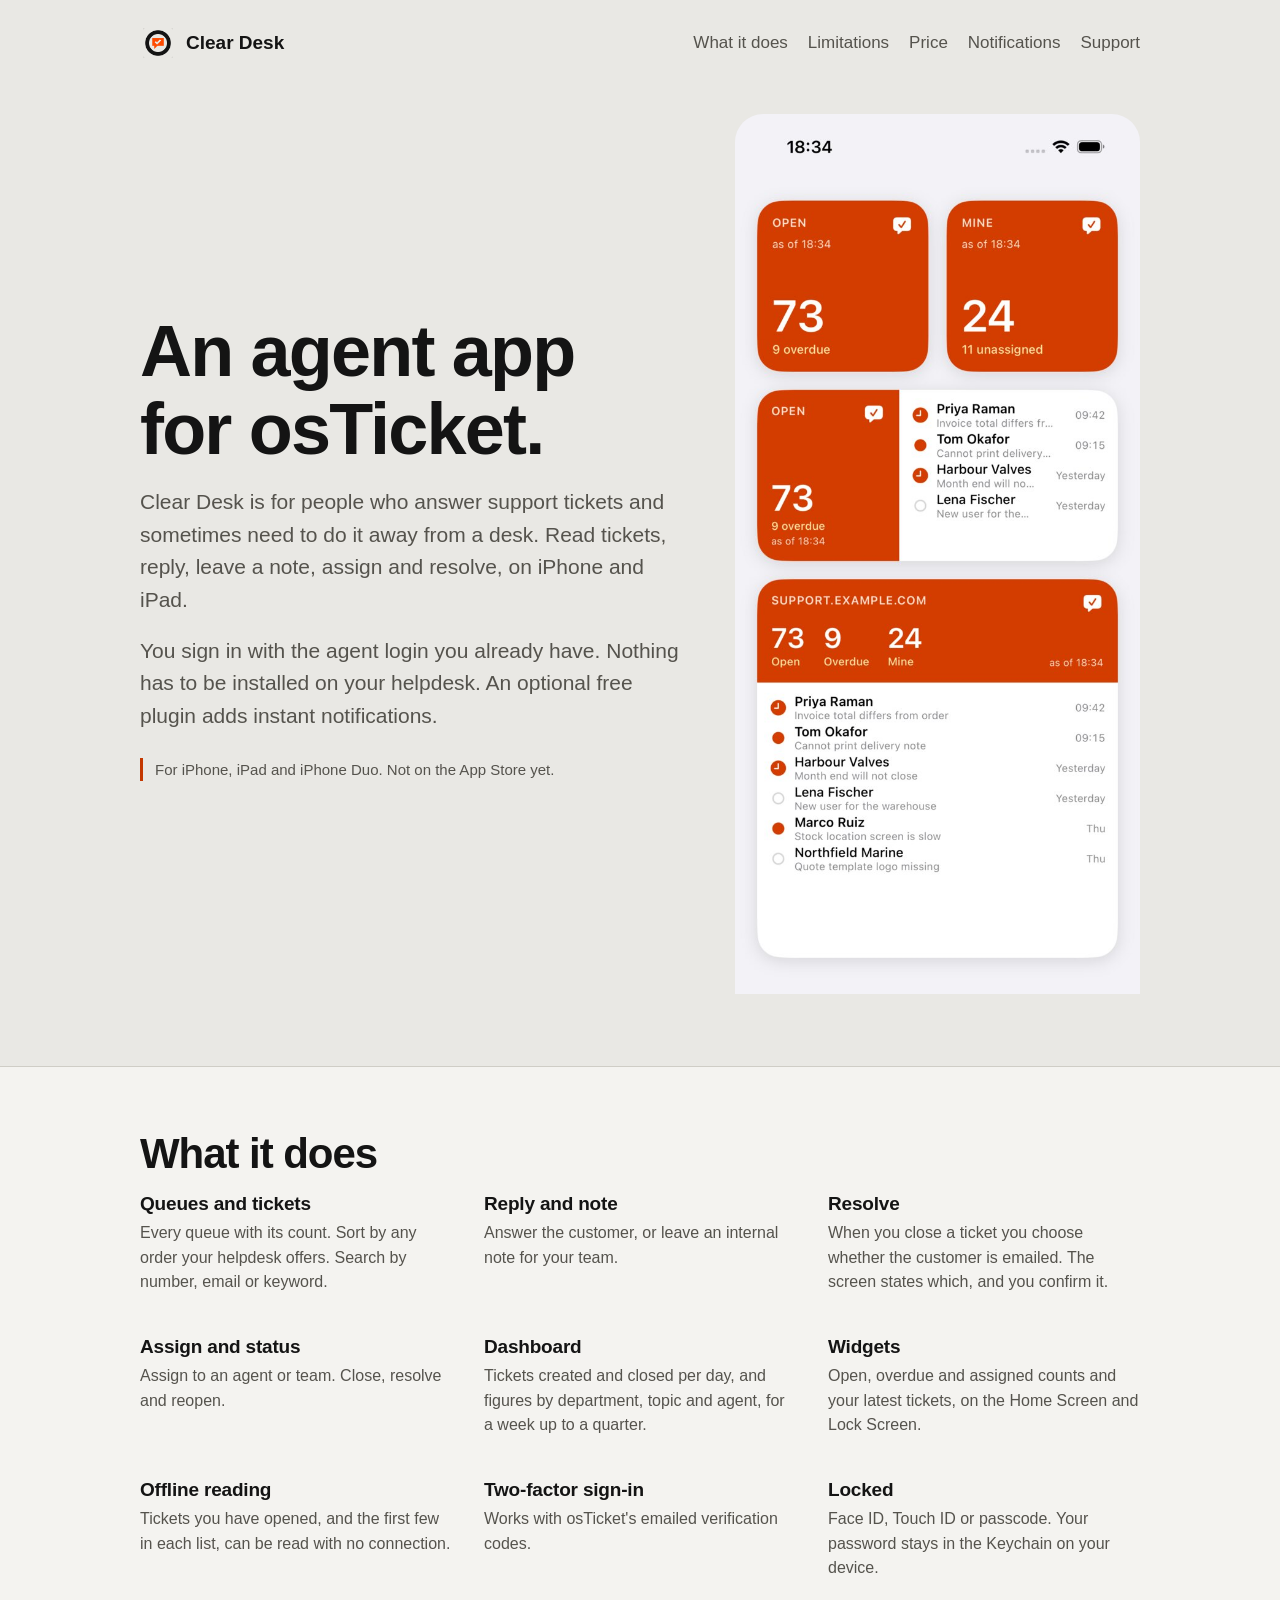
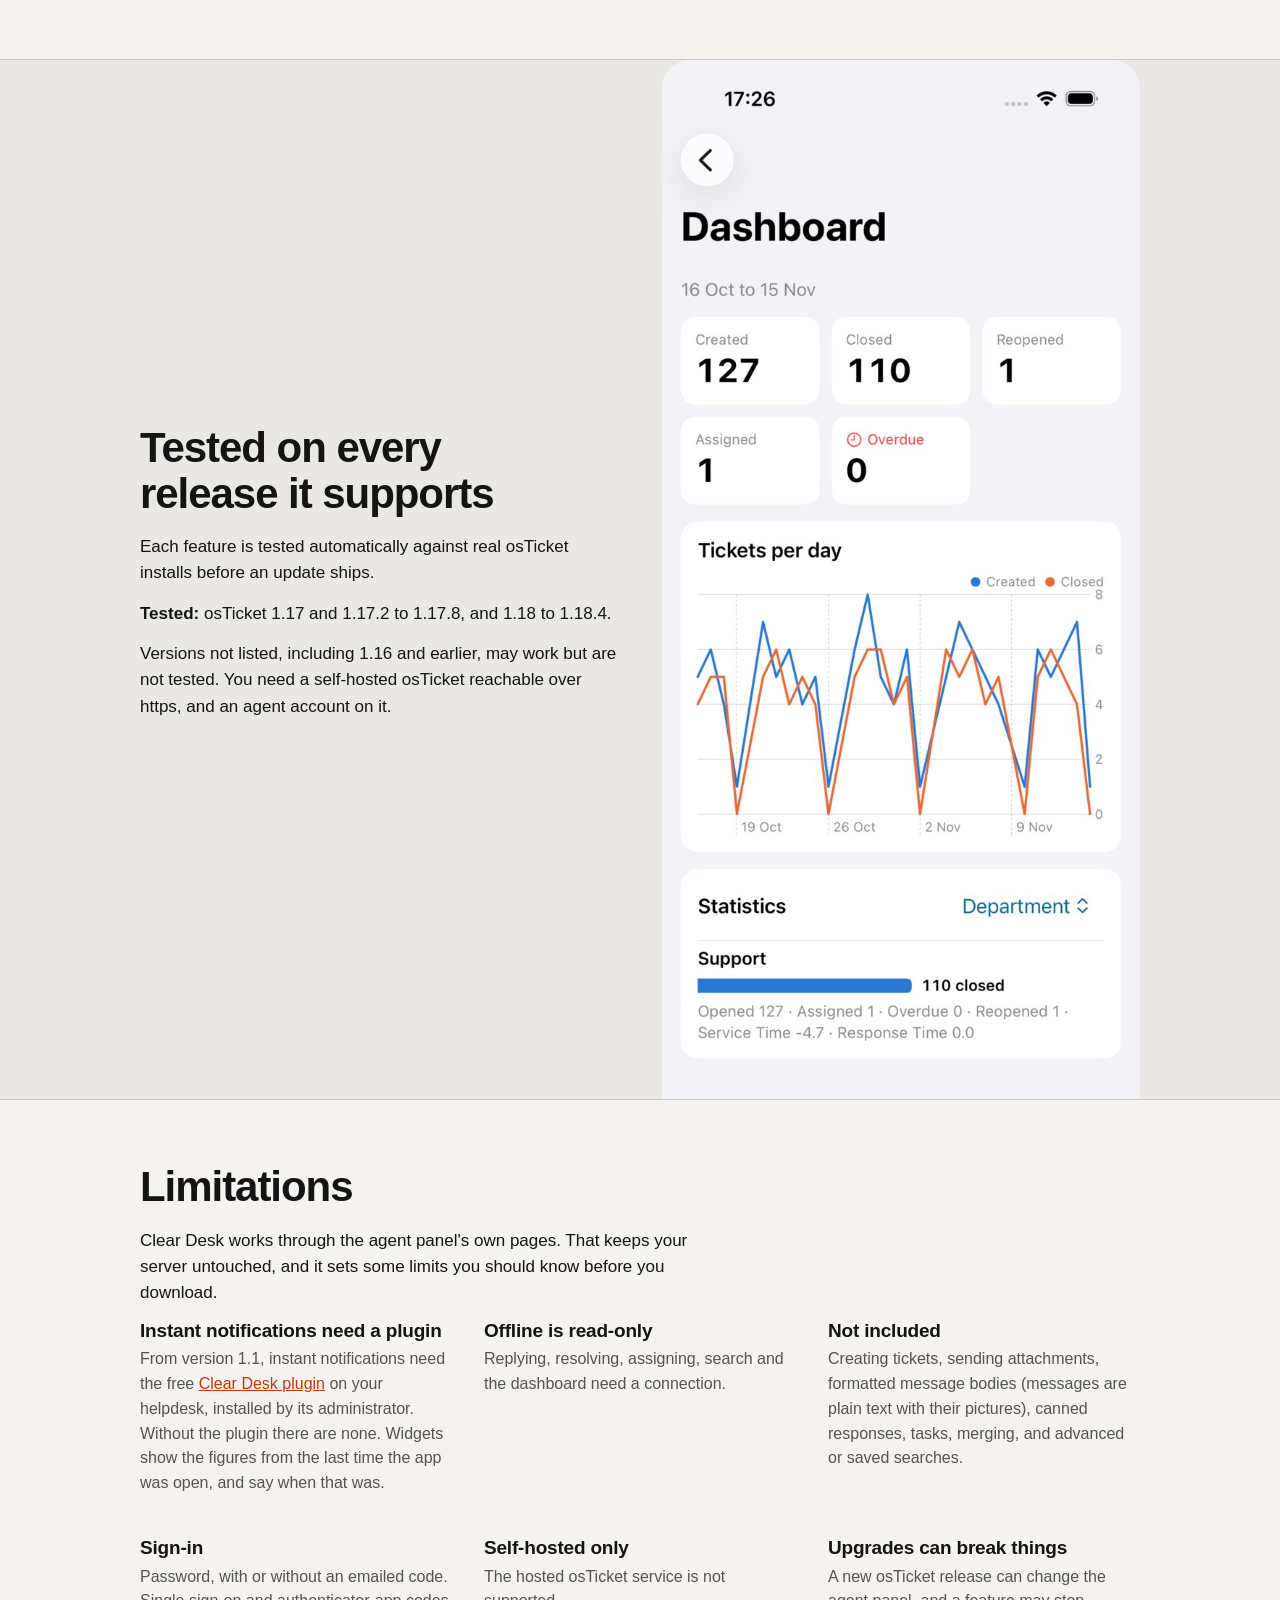
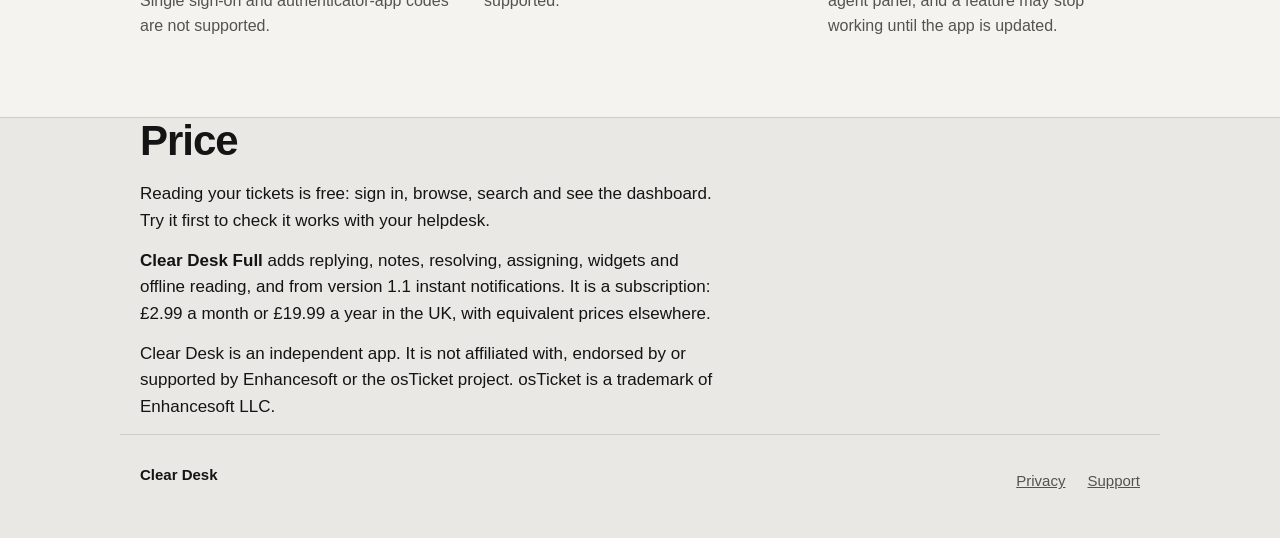
<file: index.html>
<!doctype html>
<html lang="en">
<head>
<meta charset="utf-8">
<meta name="viewport" content="width=device-width, initial-scale=1">
<title>Clear Desk: agent app for osTicket</title>
<meta name="description" content="Read, answer and resolve your helpdesk tickets from iPhone and iPad. Works with your own osTicket install. No plugin is needed; an optional one adds instant notifications.">
<link rel="icon" href="img/icon.png">
<link rel="stylesheet" href="site.css">
</head>
<body>
<header class="wrap top">
  <a class="brand" href="./"><img src="img/icon.png" alt="" width="36" height="36">Clear Desk</a>
  <nav><a href="#does">What it does</a><a href="#limits">Limitations</a><a href="#price">Price</a><a href="notifications.html">Notifications</a><a href="support.html">Support</a></nav>
</header>

<main>
<section class="wrap hero">
  <div>
    <h1>An agent app for osTicket.</h1>
    <p class="lede">Clear Desk is for people who answer support tickets and sometimes need to do it away from a desk. Read tickets, reply, leave a note, assign and resolve, on iPhone and iPad.</p>
    <p class="lede">You sign in with the agent login you already have. Nothing has to be installed on your helpdesk. An optional free plugin adds instant notifications.</p>
    <p class="status">For iPhone, iPad and iPhone Duo. Not on the App Store yet.</p>
  </div>
  <img class="shot" src="img/widgets.jpg" alt="Clear Desk widgets: open and assigned ticket counts on orange panels, and lists of the latest tickets." width="660" height="1434">
</section>

<section class="band" id="does">
  <div class="wrap">
    <h2>What it does</h2>
    <ul class="facts">
      <li><h3>Queues and tickets</h3><p>Every queue with its count. Sort by any order your helpdesk offers. Search by number, email or keyword.</p></li>
      <li><h3>Reply and note</h3><p>Answer the customer, or leave an internal note for your team.</p></li>
      <li><h3>Resolve</h3><p>When you close a ticket you choose whether the customer is emailed. The screen states which, and you confirm it.</p></li>
      <li><h3>Assign and status</h3><p>Assign to an agent or team. Close, resolve and reopen.</p></li>
      <li><h3>Dashboard</h3><p>Tickets created and closed per day, and figures by department, topic and agent, for a week up to a quarter.</p></li>
      <li><h3>Widgets</h3><p>Open, overdue and assigned counts and your latest tickets, on the Home Screen and Lock Screen.</p></li>
      <li><h3>Offline reading</h3><p>Tickets you have opened, and the first few in each list, can be read with no connection.</p></li>
      <li><h3>Two-factor sign-in</h3><p>Works with osTicket's emailed verification codes.</p></li>
      <li><h3>Locked</h3><p>Face ID, Touch ID or passcode. Your password stays in the Keychain on your device.</p></li>
    </ul>
  </div>
</section>

<section class="wrap two">
  <div>
    <h2>Tested on every release it supports</h2>
    <p>Each feature is tested automatically against real osTicket installs before an update ships.</p>
    <p><strong>Tested:</strong> osTicket 1.17 and 1.17.2 to 1.17.8, and 1.18 to 1.18.4.</p>
    <p>Versions not listed, including 1.16 and earlier, may work but are not tested. You need a self-hosted osTicket reachable over https, and an agent account on it.</p>
  </div>
  <img class="shot" src="img/dashboard.jpg" alt="The Clear Desk dashboard: counts for created, closed, reopened, assigned and overdue tickets above a chart of tickets per day." width="660" height="1434" loading="lazy">
</section>

<section class="band" id="limits">
  <div class="wrap">
    <h2>Limitations</h2>
    <p>Clear Desk works through the agent panel's own pages. That keeps your server untouched, and it sets some limits you should know before you download.</p>
    <ul class="facts">
      <li><h3>Instant notifications need a plugin</h3><p>From version 1.1, instant notifications need the free <a href="notifications.html">Clear Desk plugin</a> on your helpdesk, installed by its administrator. Without the plugin there are none. Widgets show the figures from the last time the app was open, and say when that was.</p></li>
      <li><h3>Offline is read-only</h3><p>Replying, resolving, assigning, search and the dashboard need a connection.</p></li>
      <li><h3>Not included</h3><p>Creating tickets, sending attachments, formatted message bodies (messages are plain text with their pictures), canned responses, tasks, merging, and advanced or saved searches.</p></li>
      <li><h3>Sign-in</h3><p>Password, with or without an emailed code. Single sign-on and authenticator-app codes are not supported.</p></li>
      <li><h3>Self-hosted only</h3><p>The hosted osTicket service is not supported.</p></li>
      <li><h3>Upgrades can break things</h3><p>A new osTicket release can change the agent panel, and a feature may stop working until the app is updated.</p></li>
    </ul>
  </div>
</section>

<section class="wrap" id="price">
  <h2>Price</h2>
  <p>Reading your tickets is free: sign in, browse, search and see the dashboard. Try it first to check it works with your helpdesk.</p>
  <p><strong>Clear Desk Full</strong> adds replying, notes, resolving, assigning, widgets and offline reading, and from version 1.1 instant notifications. It is a subscription: £2.99 a month or £19.99 a year in the UK, with equivalent prices elsewhere.</p>
  <p>Clear Desk is an independent app. It is not affiliated with, endorsed by or supported by Enhancesoft or the osTicket project. osTicket is a trademark of Enhancesoft LLC.</p>
</section>
</main>

<footer class="wrap foot">
<span>Clear Desk</span>
<a href="privacy.html">Privacy</a>
<a href="support.html">Support</a>
</footer>
</body>
</html>
</file>
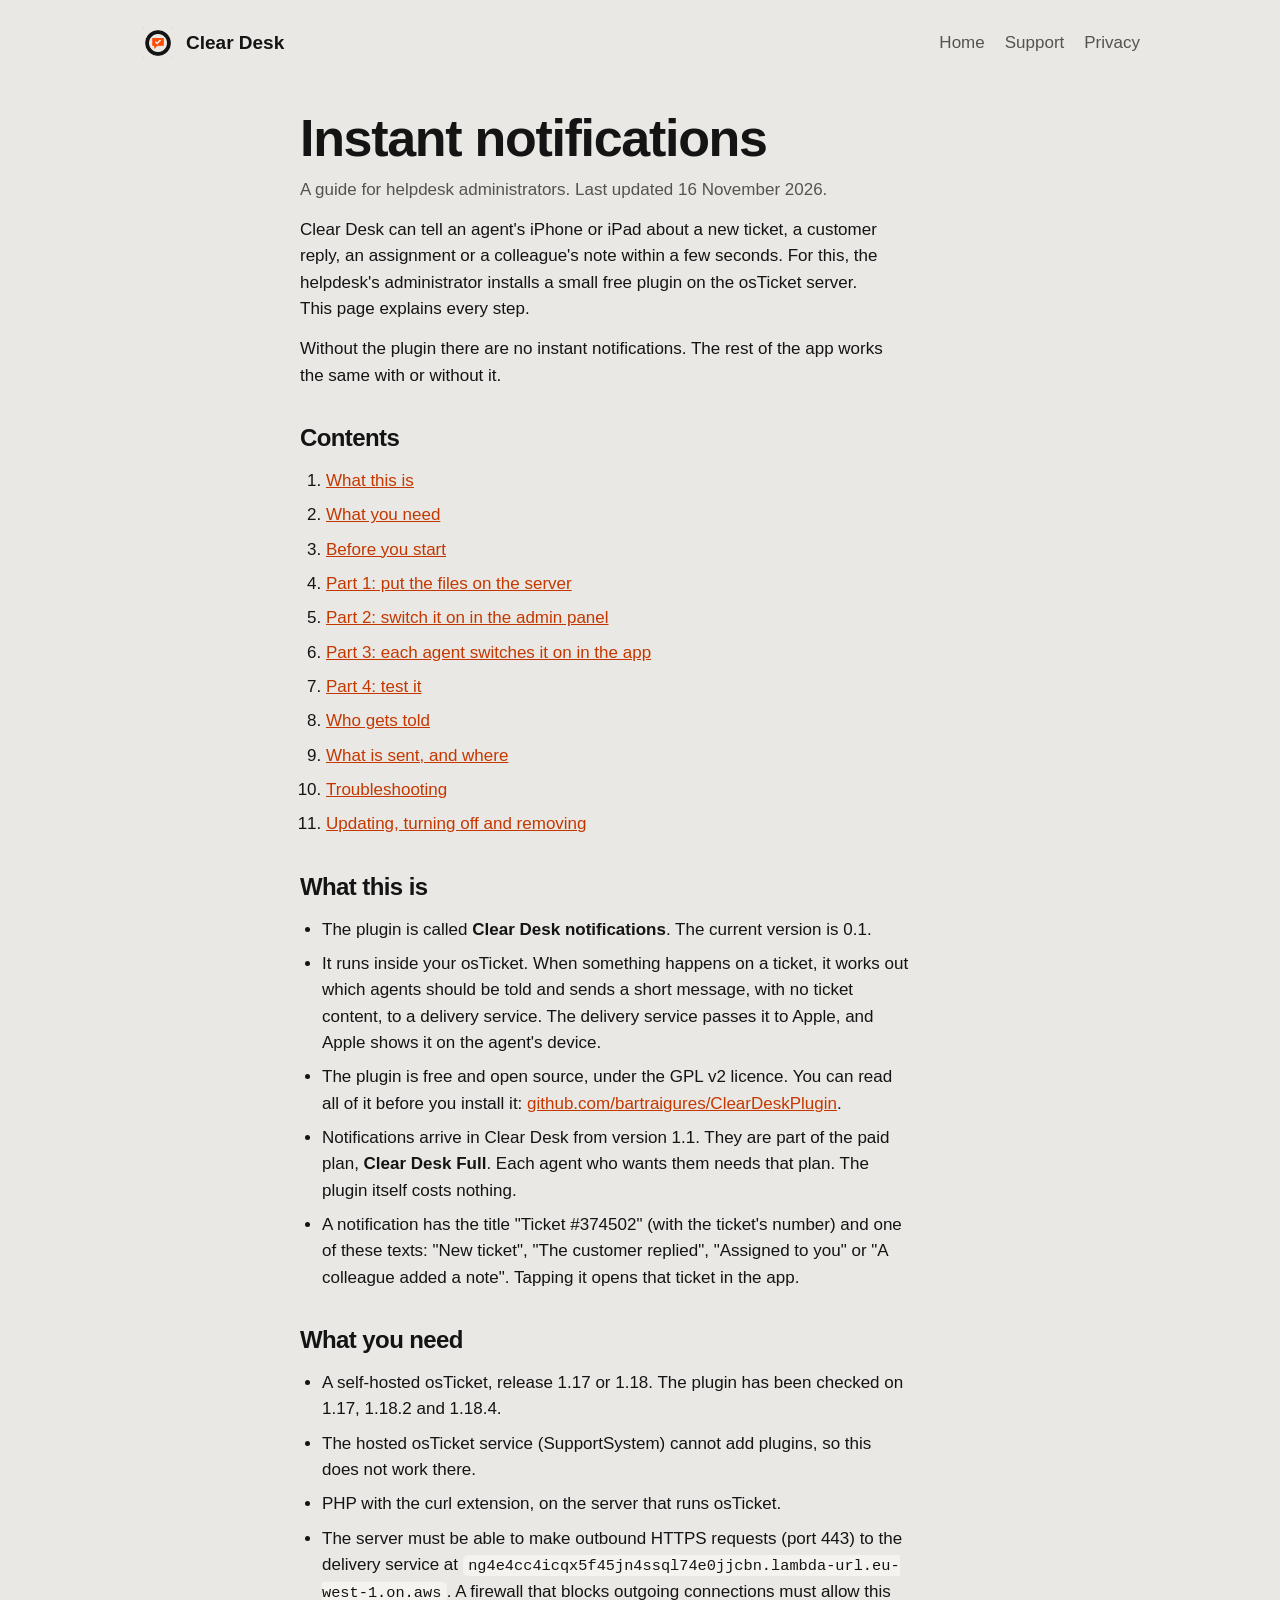
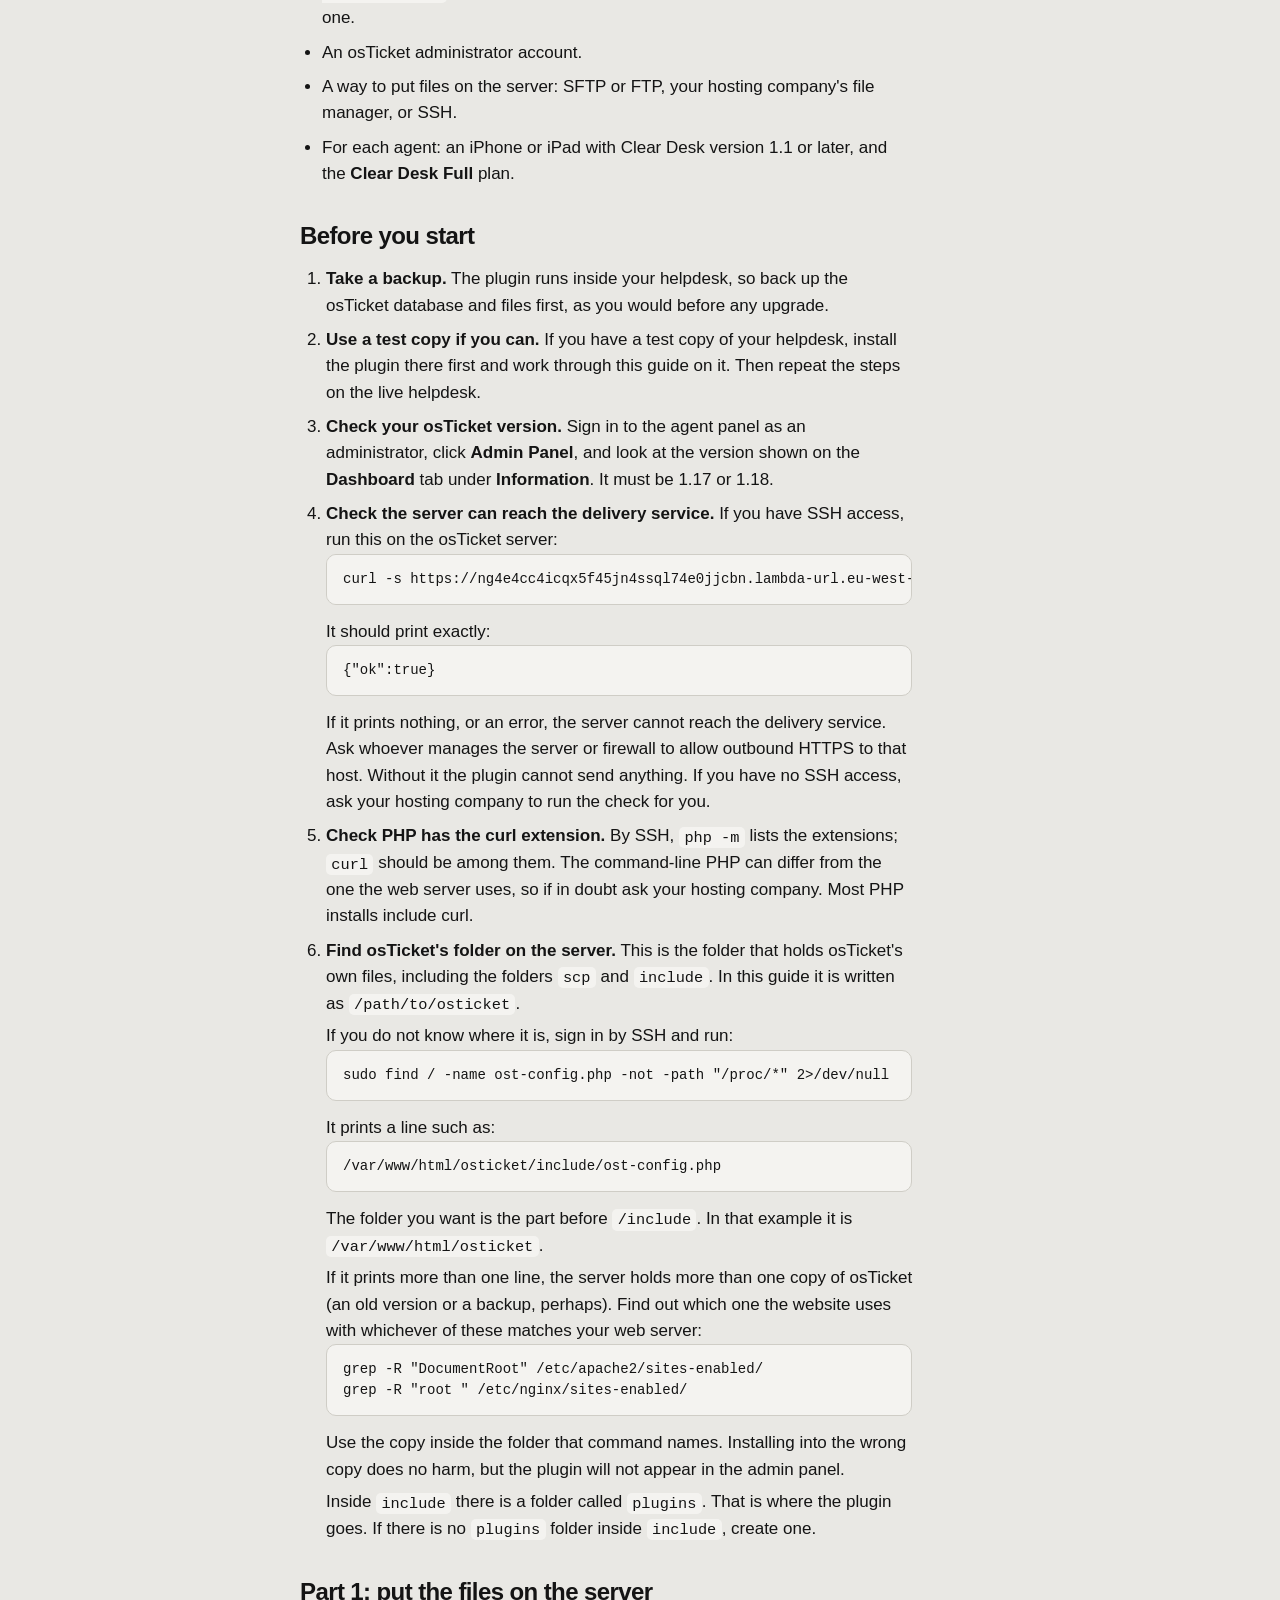
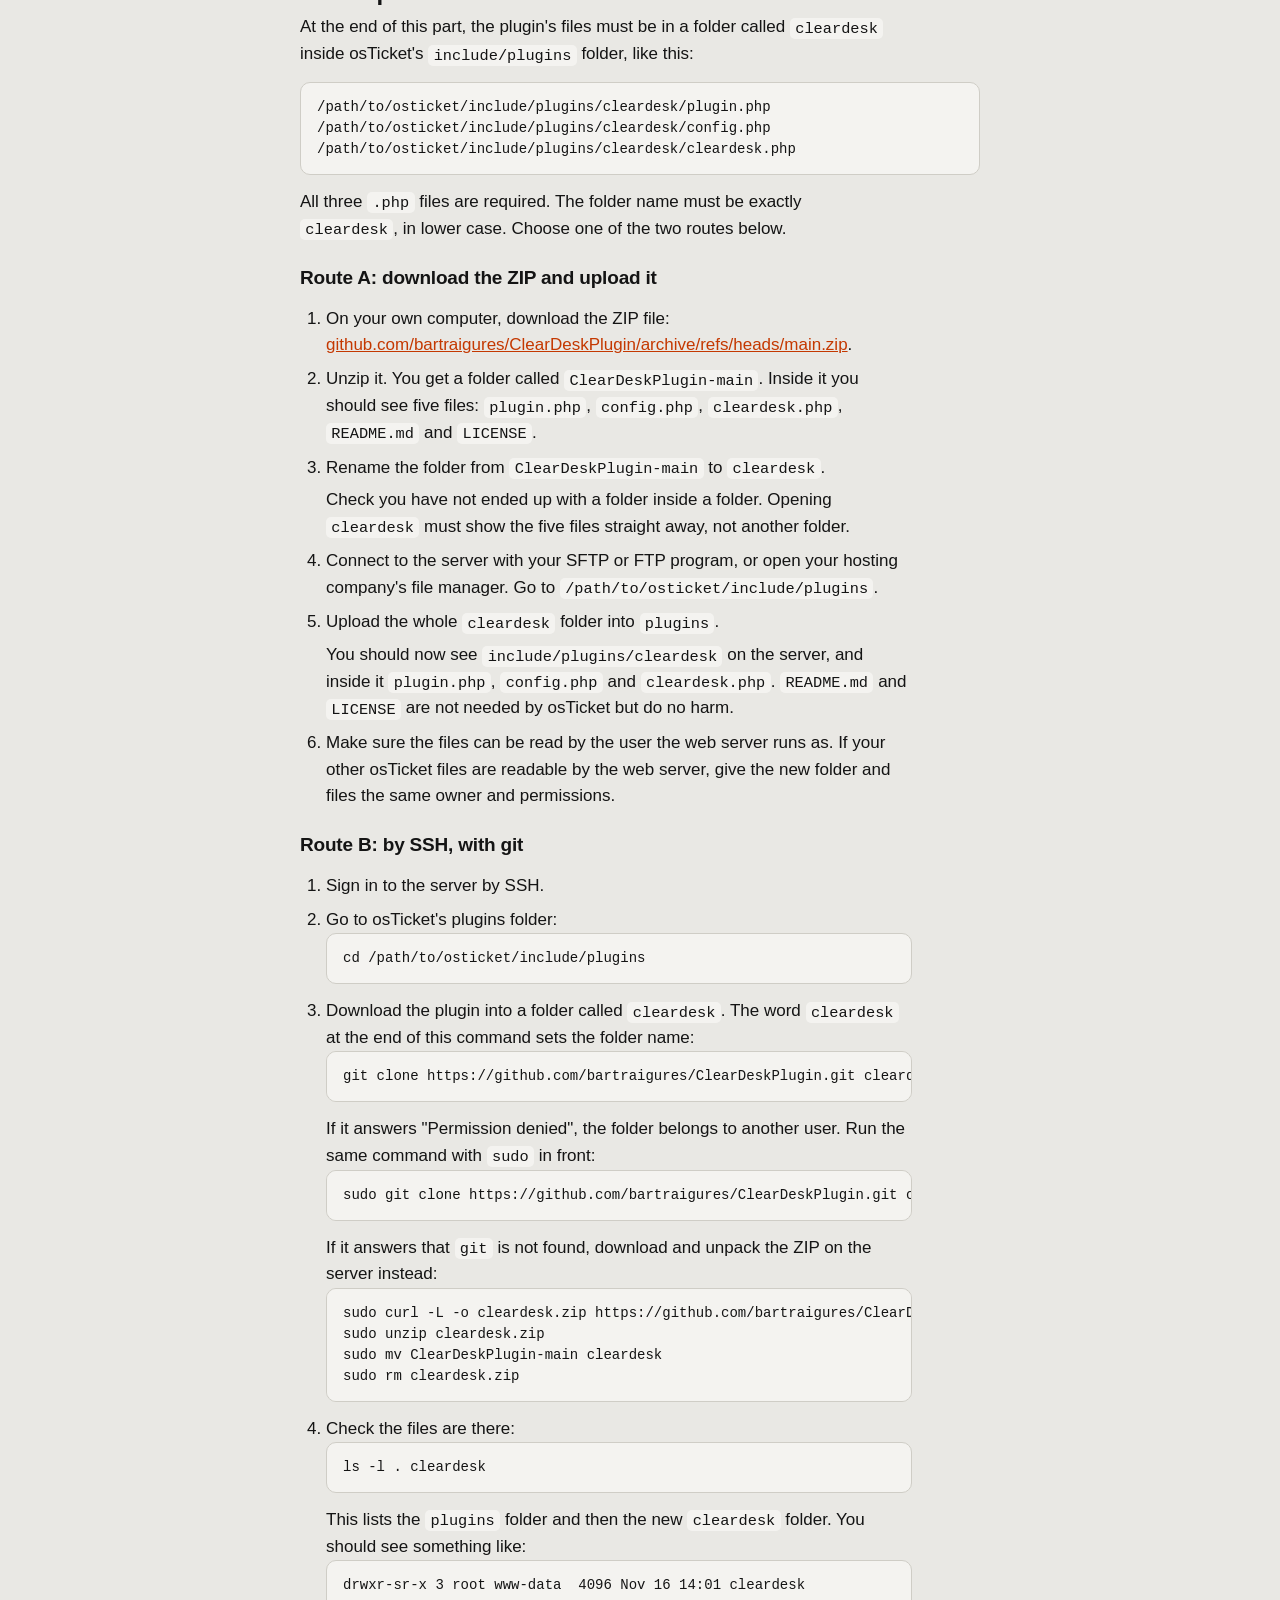
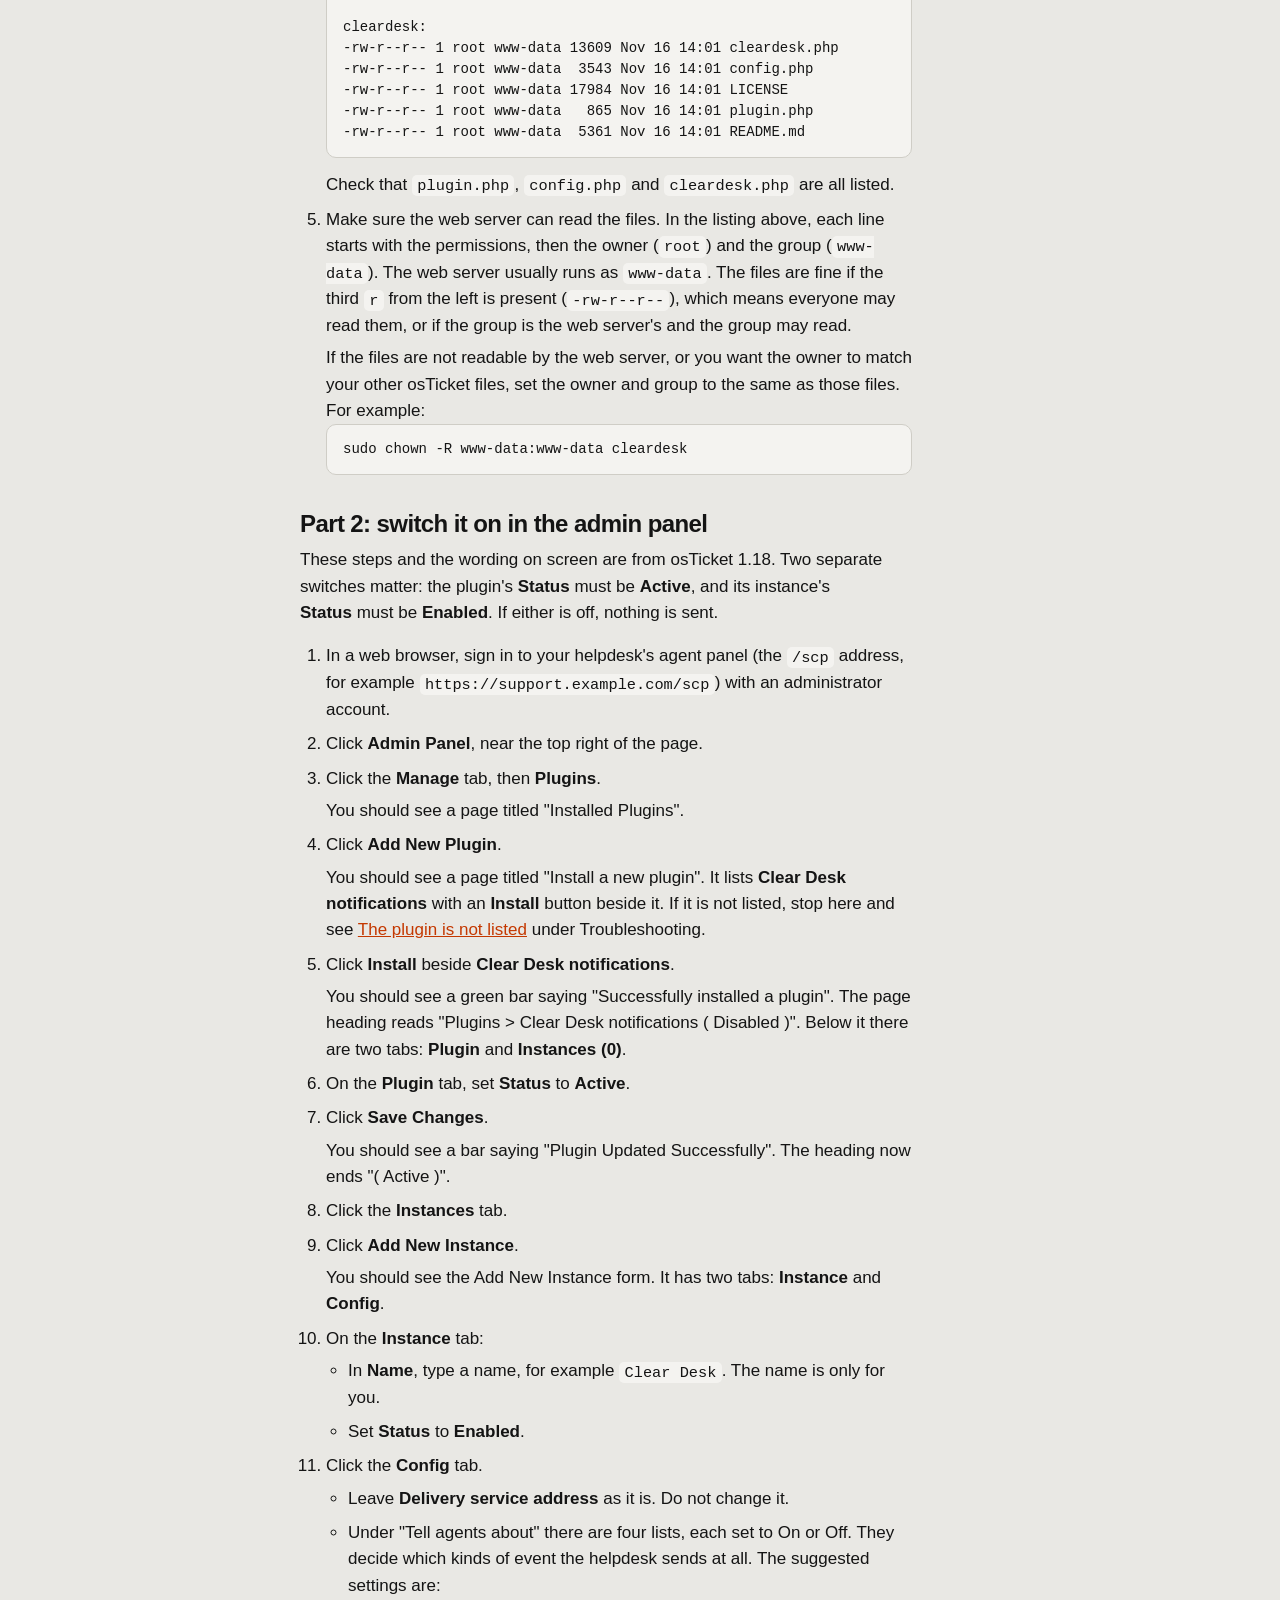
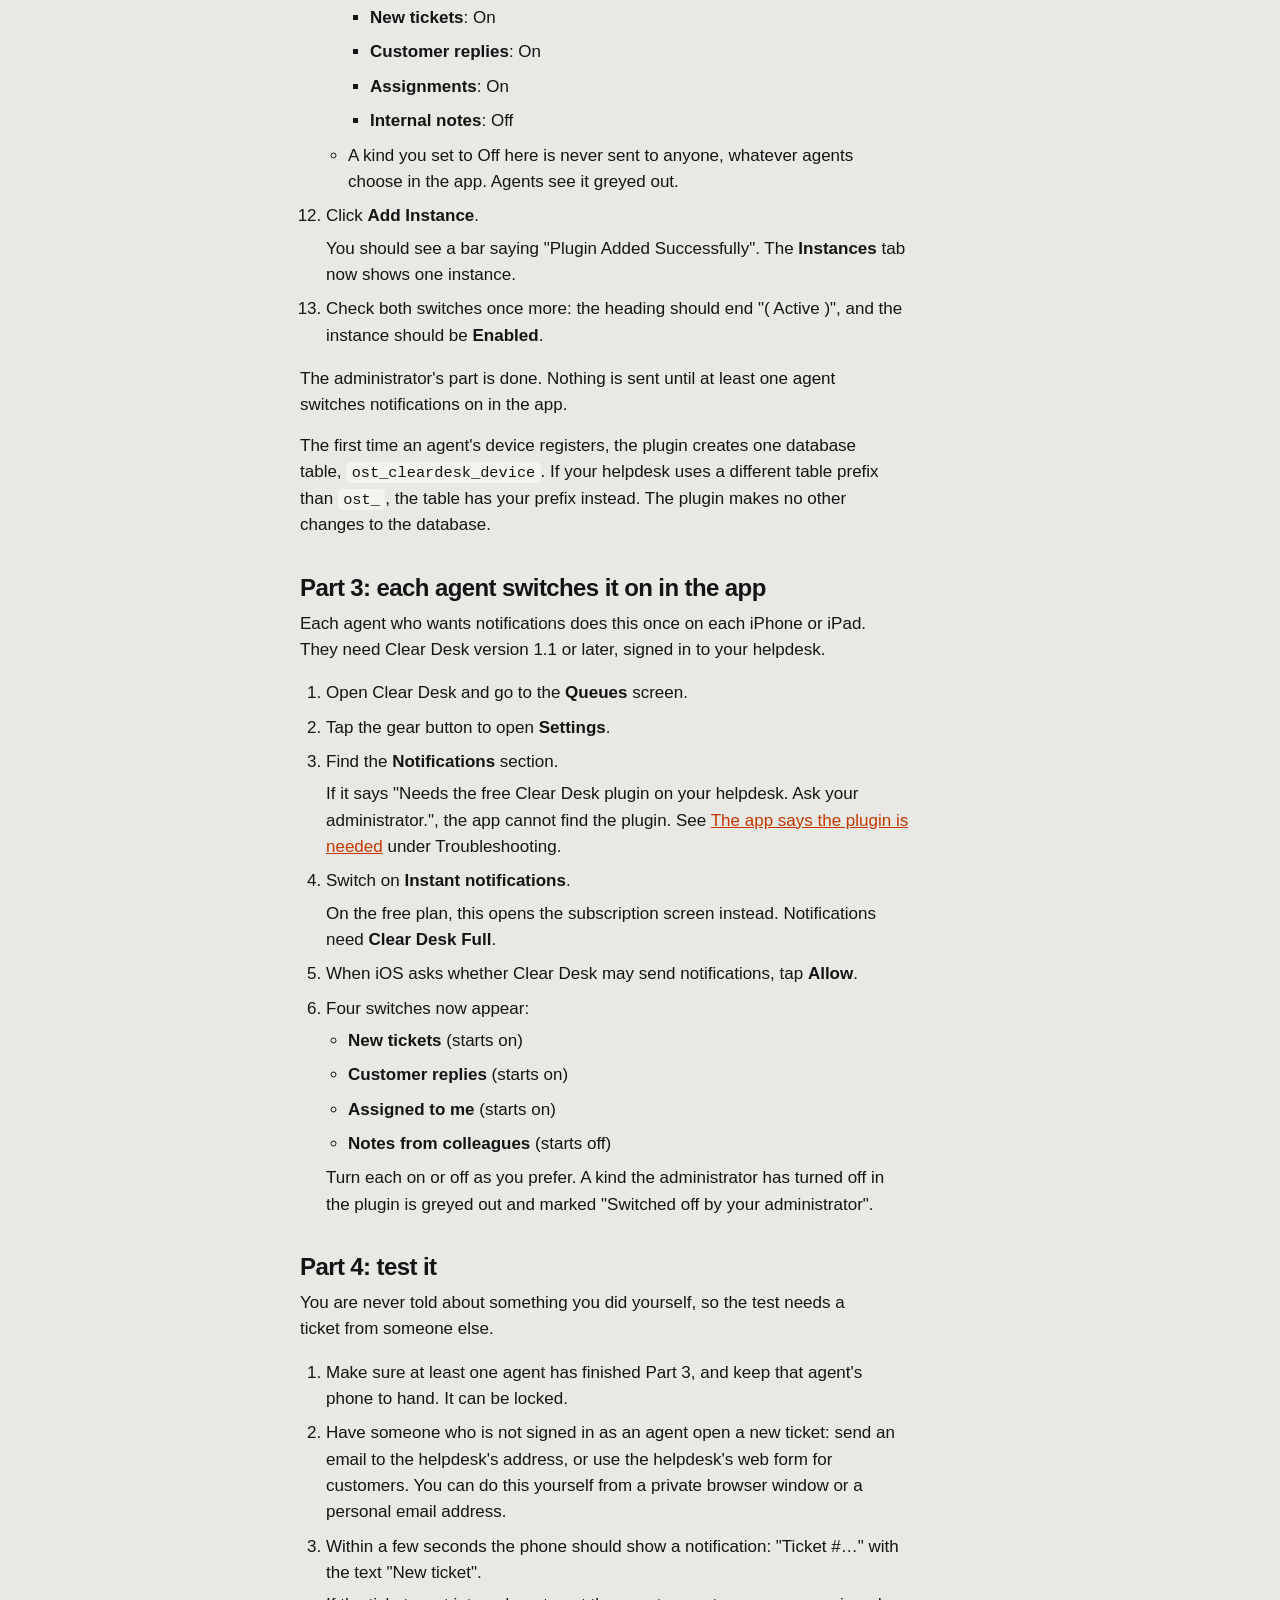
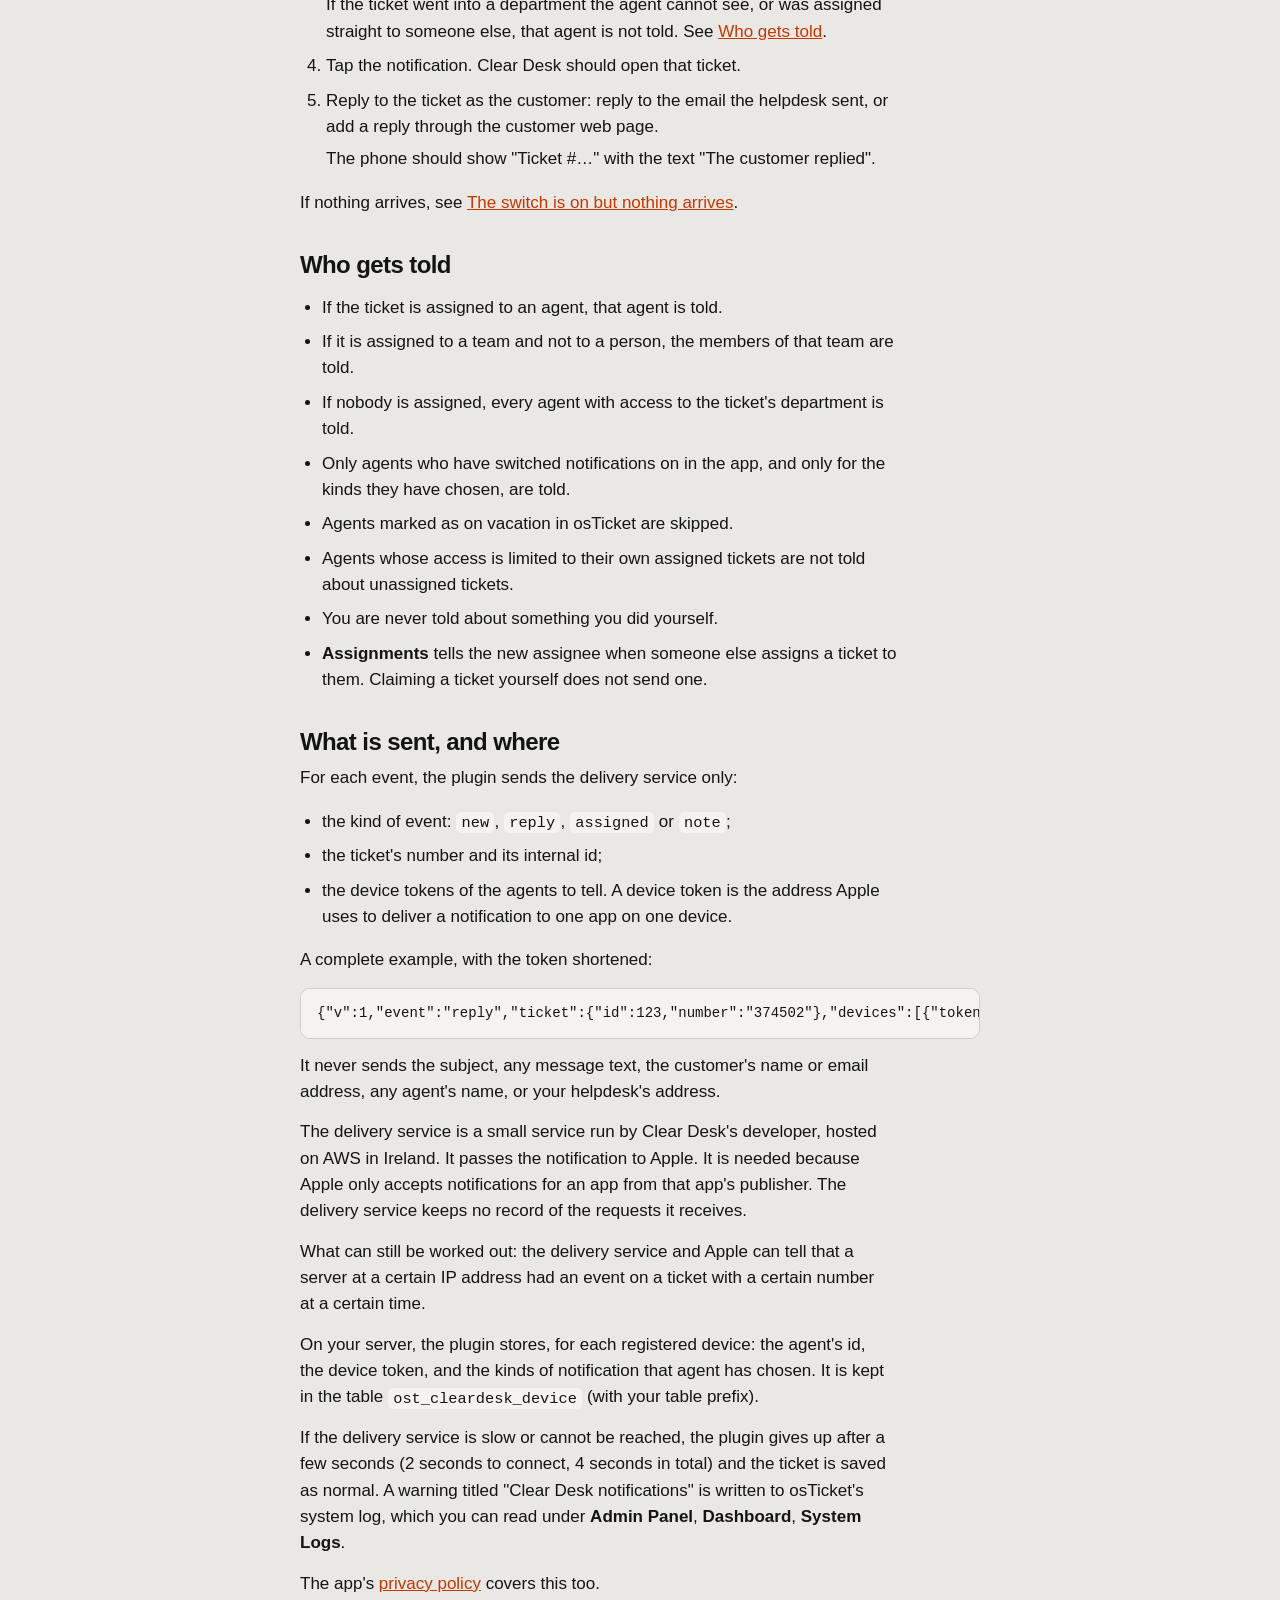
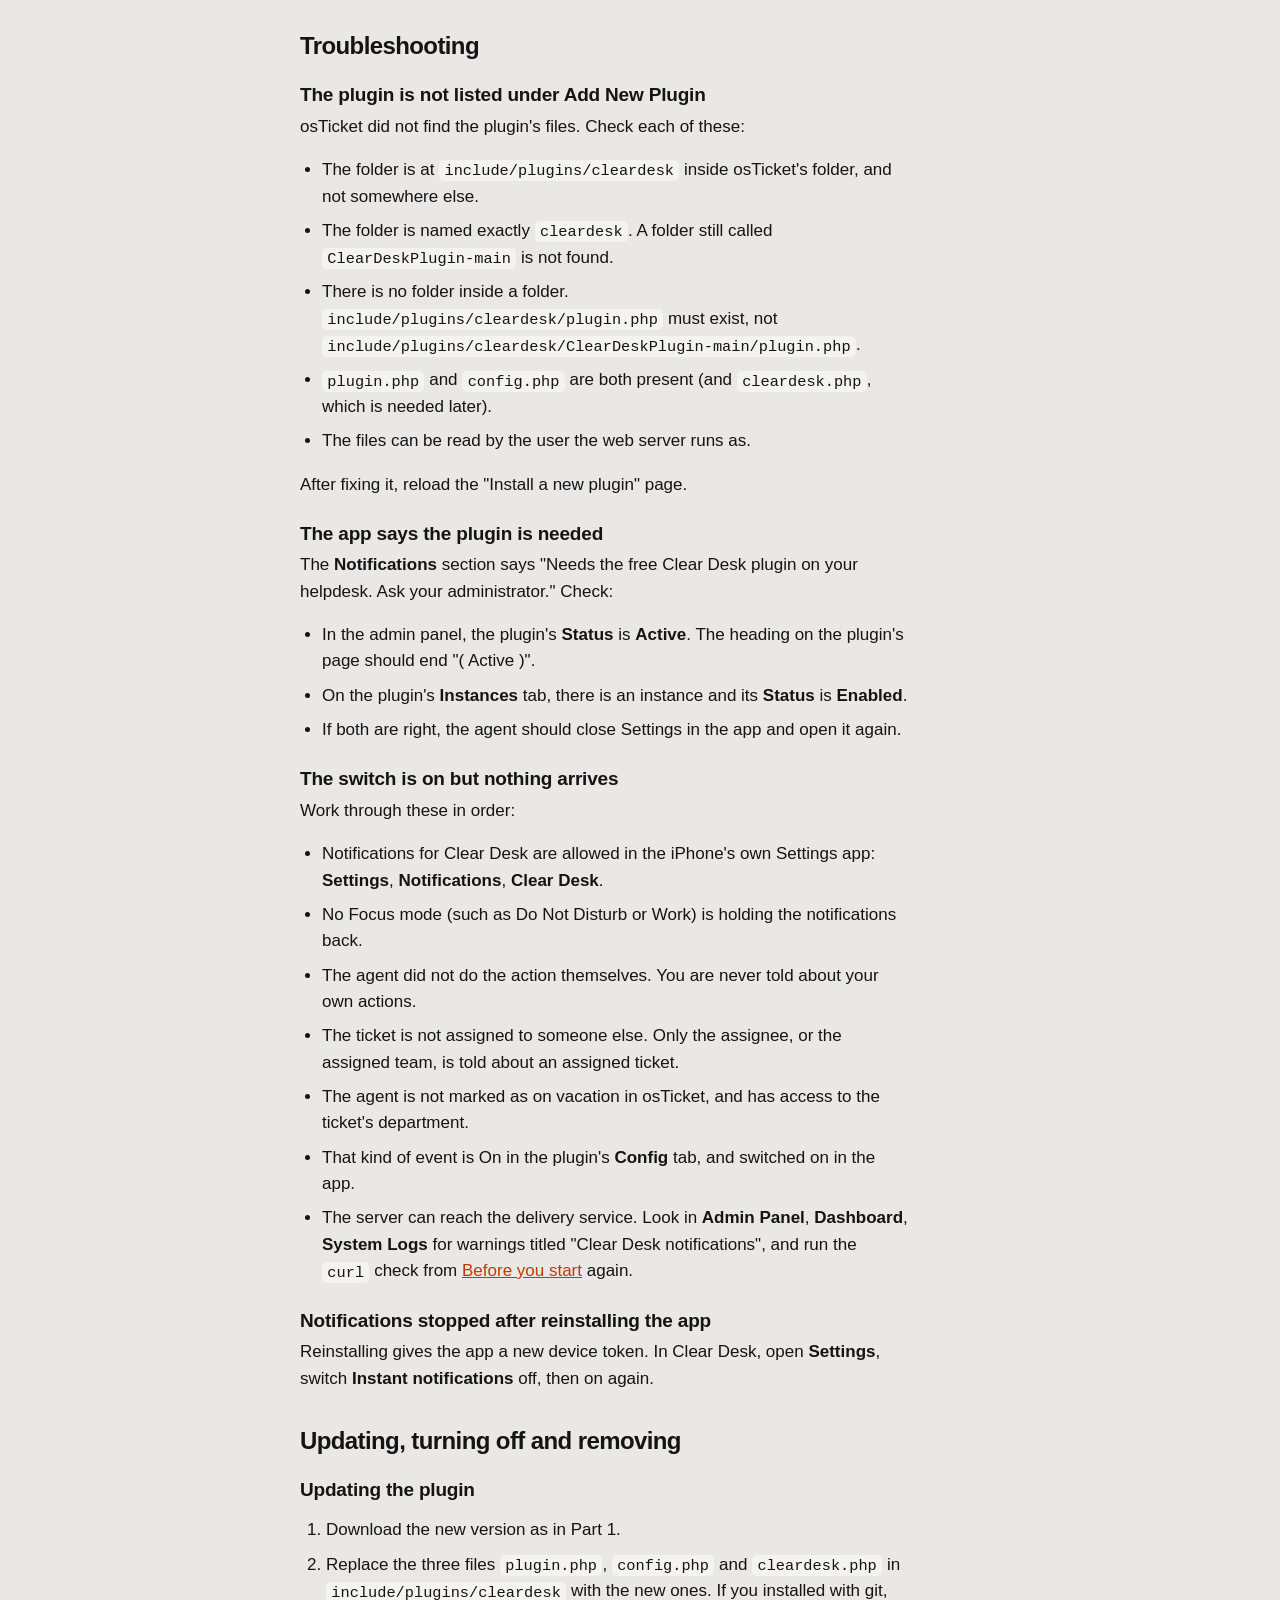
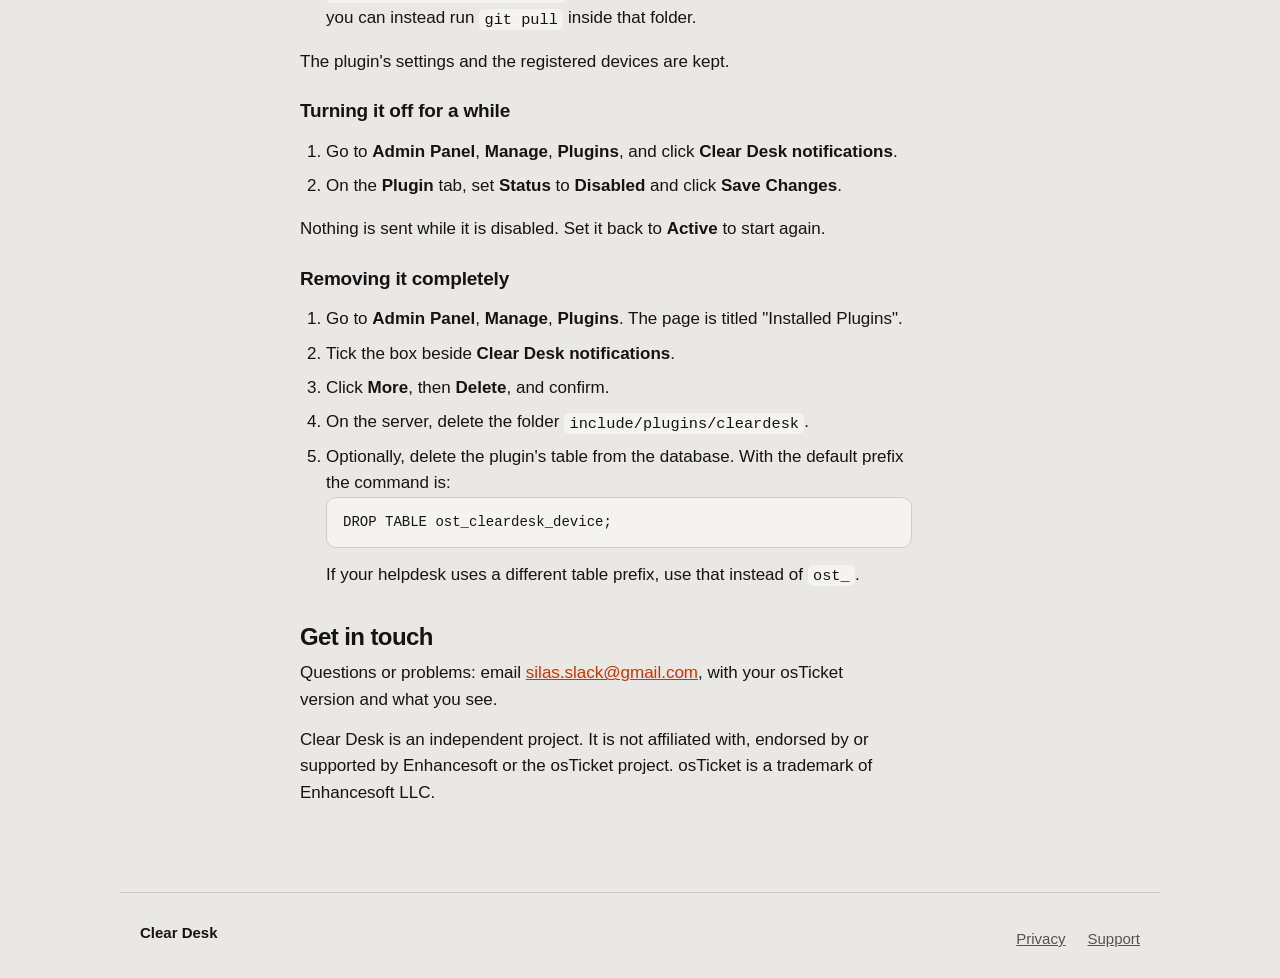
<file: notifications.html>
<!doctype html>
<html lang="en">
<head>
<meta charset="utf-8">
<meta name="viewport" content="width=device-width, initial-scale=1">
<title>Notifications: Clear Desk</title>
<meta name="description" content="How a helpdesk administrator installs the free Clear Desk notifications plugin on a self-hosted osTicket, step by step.">
<link rel="icon" href="img/icon.png">
<link rel="stylesheet" href="site.css">
</head>
<body>
<header class="wrap top">
<a class="brand" href="./"><img src="img/icon.png" alt="" width="36" height="36">Clear Desk</a>
<nav><a href="./">Home</a><a href="support.html">Support</a><a href="privacy.html">Privacy</a></nav>
</header>

<main class="wrap prose">
<h1>Instant notifications</h1>
<p class="dated">A guide for helpdesk administrators. Last updated 16 November 2026.</p>

<p>Clear Desk can tell an agent's iPhone or iPad about a new ticket, a customer reply, an assignment or a colleague's note within a few seconds. For this, the helpdesk's administrator installs a small free plugin on the osTicket server. This page explains every step.</p>
<p>Without the plugin there are no instant notifications. The rest of the app works the same with or without it.</p>

<h2>Contents</h2>
<ol>
<li><a href="#about">What this is</a></li>
<li><a href="#need">What you need</a></li>
<li><a href="#before">Before you start</a></li>
<li><a href="#files">Part 1: put the files on the server</a></li>
<li><a href="#admin">Part 2: switch it on in the admin panel</a></li>
<li><a href="#app">Part 3: each agent switches it on in the app</a></li>
<li><a href="#test">Part 4: test it</a></li>
<li><a href="#who">Who gets told</a></li>
<li><a href="#sent">What is sent, and where</a></li>
<li><a href="#trouble">Troubleshooting</a></li>
<li><a href="#remove">Updating, turning off and removing</a></li>
</ol>

<h2 id="about">What this is</h2>
<ul>
<li>The plugin is called <strong>Clear Desk notifications</strong>. The current version is 0.1.</li>
<li>It runs inside your osTicket. When something happens on a ticket, it works out which agents should be told and sends a short message, with no ticket content, to a delivery service. The delivery service passes it to Apple, and Apple shows it on the agent's device.</li>
<li>The plugin is free and open source, under the GPL v2 licence. You can read all of it before you install it: <a href="https://github.com/bartraigures/ClearDeskPlugin">github.com/bartraigures/ClearDeskPlugin</a>.</li>
<li>Notifications arrive in Clear Desk from version 1.1. They are part of the paid plan, <strong>Clear Desk Full</strong>. Each agent who wants them needs that plan. The plugin itself costs nothing.</li>
<li>A notification has the title "Ticket #374502" (with the ticket's number) and one of these texts: "New ticket", "The customer replied", "Assigned to you" or "A colleague added a note". Tapping it opens that ticket in the app.</li>
</ul>

<h2 id="need">What you need</h2>
<ul>
<li>A self-hosted osTicket, release 1.17 or 1.18. The plugin has been checked on 1.17, 1.18.2 and 1.18.4.</li>
<li>The hosted osTicket service (SupportSystem) cannot add plugins, so this does not work there.</li>
<li>PHP with the curl extension, on the server that runs osTicket.</li>
<li>The server must be able to make outbound HTTPS requests (port 443) to the delivery service at <code>ng4e4cc4icqx5f45jn4ssql74e0jjcbn.lambda-url.eu-west-1.on.aws</code>. A firewall that blocks outgoing connections must allow this one.</li>
<li>An osTicket administrator account.</li>
<li>A way to put files on the server: SFTP or FTP, your hosting company's file manager, or SSH.</li>
<li>For each agent: an iPhone or iPad with Clear Desk version 1.1 or later, and the <strong>Clear Desk Full</strong> plan.</li>
</ul>

<h2 id="before">Before you start</h2>
<ol>
<li>
<p><strong>Take a backup.</strong> The plugin runs inside your helpdesk, so back up the osTicket database and files first, as you would before any upgrade.</p>
</li>
<li>
<p><strong>Use a test copy if you can.</strong> If you have a test copy of your helpdesk, install the plugin there first and work through this guide on it. Then repeat the steps on the live helpdesk.</p>
</li>
<li>
<p><strong>Check your osTicket version.</strong> Sign in to the agent panel as an administrator, click <strong>Admin Panel</strong>, and look at the version shown on the <strong>Dashboard</strong> tab under <strong>Information</strong>. It must be 1.17 or 1.18.</p>
</li>
<li>
<p><strong>Check the server can reach the delivery service.</strong> If you have SSH access, run this on the osTicket server:</p>
<pre><code>curl -s https://ng4e4cc4icqx5f45jn4ssql74e0jjcbn.lambda-url.eu-west-1.on.aws/v1/health</code></pre>
<p>It should print exactly:</p>
<pre><code>{"ok":true}</code></pre>
<p>If it prints nothing, or an error, the server cannot reach the delivery service. Ask whoever manages the server or firewall to allow outbound HTTPS to that host. Without it the plugin cannot send anything. If you have no SSH access, ask your hosting company to run the check for you.</p>
</li>
<li>
<p><strong>Check PHP has the curl extension.</strong> By SSH, <code>php -m</code> lists the extensions; <code>curl</code> should be among them. The command-line PHP can differ from the one the web server uses, so if in doubt ask your hosting company. Most PHP installs include curl.</p>
</li>
<li>
<p><strong>Find osTicket's folder on the server.</strong> This is the folder that holds osTicket's own files, including the folders <code>scp</code> and <code>include</code>. In this guide it is written as <code>/path/to/osticket</code>.</p>
<p>If you do not know where it is, sign in by SSH and run:</p>
<pre><code>sudo find / -name ost-config.php -not -path "/proc/*" 2&gt;/dev/null</code></pre>
<p>It prints a line such as:</p>
<pre><code>/var/www/html/osticket/include/ost-config.php</code></pre>
<p>The folder you want is the part before <code>/include</code>. In that example it is <code>/var/www/html/osticket</code>.</p>
<p>If it prints more than one line, the server holds more than one copy of osTicket (an old version or a backup, perhaps). Find out which one the website uses with whichever of these matches your web server:</p>
<pre><code>grep -R "DocumentRoot" /etc/apache2/sites-enabled/
grep -R "root " /etc/nginx/sites-enabled/</code></pre>
<p>Use the copy inside the folder that command names. Installing into the wrong copy does no harm, but the plugin will not appear in the admin panel.</p>
<p>Inside <code>include</code> there is a folder called <code>plugins</code>. That is where the plugin goes. If there is no <code>plugins</code> folder inside <code>include</code>, create one.</p>
</li>
</ol>

<h2 id="files">Part 1: put the files on the server</h2>
<p>At the end of this part, the plugin's files must be in a folder called <code>cleardesk</code> inside osTicket's <code>include/plugins</code> folder, like this:</p>
<pre><code>/path/to/osticket/include/plugins/cleardesk/plugin.php
/path/to/osticket/include/plugins/cleardesk/config.php
/path/to/osticket/include/plugins/cleardesk/cleardesk.php</code></pre>
<p>All three <code>.php</code> files are required. The folder name must be exactly <code>cleardesk</code>, in lower case. Choose one of the two routes below.</p>

<h3>Route A: download the ZIP and upload it</h3>
<ol>
<li>
<p>On your own computer, download the ZIP file: <a href="https://github.com/bartraigures/ClearDeskPlugin/archive/refs/heads/main.zip">github.com/bartraigures/ClearDeskPlugin/archive/refs/heads/main.zip</a>.</p>
</li>
<li>
<p>Unzip it. You get a folder called <code>ClearDeskPlugin-main</code>. Inside it you should see five files: <code>plugin.php</code>, <code>config.php</code>, <code>cleardesk.php</code>, <code>README.md</code> and <code>LICENSE</code>.</p>
</li>
<li>
<p>Rename the folder from <code>ClearDeskPlugin-main</code> to <code>cleardesk</code>.</p>
<p>Check you have not ended up with a folder inside a folder. Opening <code>cleardesk</code> must show the five files straight away, not another folder.</p>
</li>
<li>
<p>Connect to the server with your SFTP or FTP program, or open your hosting company's file manager. Go to <code>/path/to/osticket/include/plugins</code>.</p>
</li>
<li>
<p>Upload the whole <code>cleardesk</code> folder into <code>plugins</code>.</p>
<p>You should now see <code>include/plugins/cleardesk</code> on the server, and inside it <code>plugin.php</code>, <code>config.php</code> and <code>cleardesk.php</code>. <code>README.md</code> and <code>LICENSE</code> are not needed by osTicket but do no harm.</p>
</li>
<li>
<p>Make sure the files can be read by the user the web server runs as. If your other osTicket files are readable by the web server, give the new folder and files the same owner and permissions.</p>
</li>
</ol>

<h3>Route B: by SSH, with git</h3>
<ol>
<li>
<p>Sign in to the server by SSH.</p>
</li>
<li>
<p>Go to osTicket's plugins folder:</p>
<pre><code>cd /path/to/osticket/include/plugins</code></pre>
</li>
<li>
<p>Download the plugin into a folder called <code>cleardesk</code>. The word <code>cleardesk</code> at the end of this command sets the folder name:</p>
<pre><code>git clone https://github.com/bartraigures/ClearDeskPlugin.git cleardesk</code></pre>
<p>If it answers "Permission denied", the folder belongs to another user. Run the same command with <code>sudo</code> in front:</p>
<pre><code>sudo git clone https://github.com/bartraigures/ClearDeskPlugin.git cleardesk</code></pre>
<p>If it answers that <code>git</code> is not found, download and unpack the ZIP on the server instead:</p>
<pre><code>sudo curl -L -o cleardesk.zip https://github.com/bartraigures/ClearDeskPlugin/archive/refs/heads/main.zip
sudo unzip cleardesk.zip
sudo mv ClearDeskPlugin-main cleardesk
sudo rm cleardesk.zip</code></pre>
</li>
<li>
<p>Check the files are there:</p>
<pre><code>ls -l . cleardesk</code></pre>
<p>This lists the <code>plugins</code> folder and then the new <code>cleardesk</code> folder. You should see something like:</p>
<pre><code>drwxr-sr-x 3 root www-data  4096 Nov 16 14:01 cleardesk

cleardesk:
-rw-r--r-- 1 root www-data 13609 Nov 16 14:01 cleardesk.php
-rw-r--r-- 1 root www-data  3543 Nov 16 14:01 config.php
-rw-r--r-- 1 root www-data 17984 Nov 16 14:01 LICENSE
-rw-r--r-- 1 root www-data   865 Nov 16 14:01 plugin.php
-rw-r--r-- 1 root www-data  5361 Nov 16 14:01 README.md</code></pre>
<p>Check that <code>plugin.php</code>, <code>config.php</code> and <code>cleardesk.php</code> are all listed.</p>
</li>
<li>
<p>Make sure the web server can read the files. In the listing above, each line starts with the permissions, then the owner (<code>root</code>) and the group (<code>www-data</code>). The web server usually runs as <code>www-data</code>. The files are fine if the third <code>r</code> from the left is present (<code>-rw-r--r--</code>), which means everyone may read them, or if the group is the web server's and the group may read.</p>
<p>If the files are not readable by the web server, or you want the owner to match your other osTicket files, set the owner and group to the same as those files. For example:</p>
<pre><code>sudo chown -R www-data:www-data cleardesk</code></pre>
</li>
</ol>

<h2 id="admin">Part 2: switch it on in the admin panel</h2>
<p>These steps and the wording on screen are from osTicket 1.18. Two separate switches matter: the plugin's <strong>Status</strong> must be <strong>Active</strong>, and its instance's <strong>Status</strong> must be <strong>Enabled</strong>. If either is off, nothing is sent.</p>
<ol>
<li>
<p>In a web browser, sign in to your helpdesk's agent panel (the <code>/scp</code> address, for example <code>https://support.example.com/scp</code>) with an administrator account.</p>
</li>
<li>
<p>Click <strong>Admin Panel</strong>, near the top right of the page.</p>
</li>
<li>
<p>Click the <strong>Manage</strong> tab, then <strong>Plugins</strong>.</p>
<p>You should see a page titled "Installed Plugins".</p>
</li>
<li>
<p>Click <strong>Add New Plugin</strong>.</p>
<p>You should see a page titled "Install a new plugin". It lists <strong>Clear Desk notifications</strong> with an <strong>Install</strong> button beside it. If it is not listed, stop here and see <a href="#not-listed">The plugin is not listed</a> under Troubleshooting.</p>
</li>
<li>
<p>Click <strong>Install</strong> beside <strong>Clear Desk notifications</strong>.</p>
<p>You should see a green bar saying "Successfully installed a plugin". The page heading reads "Plugins &gt; Clear Desk notifications ( Disabled )". Below it there are two tabs: <strong>Plugin</strong> and <strong>Instances (0)</strong>.</p>
</li>
<li>
<p>On the <strong>Plugin</strong> tab, set <strong>Status</strong> to <strong>Active</strong>.</p>
</li>
<li>
<p>Click <strong>Save Changes</strong>.</p>
<p>You should see a bar saying "Plugin Updated Successfully". The heading now ends "( Active )".</p>
</li>
<li>
<p>Click the <strong>Instances</strong> tab.</p>
</li>
<li>
<p>Click <strong>Add New Instance</strong>.</p>
<p>You should see the Add New Instance form. It has two tabs: <strong>Instance</strong> and <strong>Config</strong>.</p>
</li>
<li>
<p>On the <strong>Instance</strong> tab:</p>
<ul>
<li>In <strong>Name</strong>, type a name, for example <code>Clear Desk</code>. The name is only for you.</li>
<li>Set <strong>Status</strong> to <strong>Enabled</strong>.</li>
</ul>
</li>
<li>
<p>Click the <strong>Config</strong> tab.</p>
<ul>
<li>Leave <strong>Delivery service address</strong> as it is. Do not change it.</li>
<li>Under "Tell agents about" there are four lists, each set to On or Off. They decide which kinds of event the helpdesk sends at all. The suggested settings are:
<ul>
<li><strong>New tickets</strong>: On</li>
<li><strong>Customer replies</strong>: On</li>
<li><strong>Assignments</strong>: On</li>
<li><strong>Internal notes</strong>: Off</li>
</ul>
</li>
<li>A kind you set to Off here is never sent to anyone, whatever agents choose in the app. Agents see it greyed out.</li>
</ul>
</li>
<li>
<p>Click <strong>Add Instance</strong>.</p>
<p>You should see a bar saying "Plugin Added Successfully". The <strong>Instances</strong> tab now shows one instance.</p>
</li>
<li>
<p>Check both switches once more: the heading should end "( Active )", and the instance should be <strong>Enabled</strong>.</p>
</li>
</ol>
<p>The administrator's part is done. Nothing is sent until at least one agent switches notifications on in the app.</p>
<p>The first time an agent's device registers, the plugin creates one database table, <code>ost_cleardesk_device</code>. If your helpdesk uses a different table prefix than <code>ost_</code>, the table has your prefix instead. The plugin makes no other changes to the database.</p>

<h2 id="app">Part 3: each agent switches it on in the app</h2>
<p>Each agent who wants notifications does this once on each iPhone or iPad. They need Clear Desk version 1.1 or later, signed in to your helpdesk.</p>
<ol>
<li>
<p>Open Clear Desk and go to the <strong>Queues</strong> screen.</p>
</li>
<li>
<p>Tap the gear button to open <strong>Settings</strong>.</p>
</li>
<li>
<p>Find the <strong>Notifications</strong> section.</p>
<p>If it says "Needs the free Clear Desk plugin on your helpdesk. Ask your administrator.", the app cannot find the plugin. See <a href="#app-says">The app says the plugin is needed</a> under Troubleshooting.</p>
</li>
<li>
<p>Switch on <strong>Instant notifications</strong>.</p>
<p>On the free plan, this opens the subscription screen instead. Notifications need <strong>Clear Desk Full</strong>.</p>
</li>
<li>
<p>When iOS asks whether Clear Desk may send notifications, tap <strong>Allow</strong>.</p>
</li>
<li>
<p>Four switches now appear:</p>
<ul>
<li><strong>New tickets</strong> (starts on)</li>
<li><strong>Customer replies</strong> (starts on)</li>
<li><strong>Assigned to me</strong> (starts on)</li>
<li><strong>Notes from colleagues</strong> (starts off)</li>
</ul>
<p>Turn each on or off as you prefer. A kind the administrator has turned off in the plugin is greyed out and marked "Switched off by your administrator".</p>
</li>
</ol>

<h2 id="test">Part 4: test it</h2>
<p>You are never told about something you did yourself, so the test needs a ticket from someone else.</p>
<ol>
<li>
<p>Make sure at least one agent has finished Part 3, and keep that agent's phone to hand. It can be locked.</p>
</li>
<li>
<p>Have someone who is not signed in as an agent open a new ticket: send an email to the helpdesk's address, or use the helpdesk's web form for customers. You can do this yourself from a private browser window or a personal email address.</p>
</li>
<li>
<p>Within a few seconds the phone should show a notification: "Ticket #…" with the text "New ticket".</p>
<p>If the ticket went into a department the agent cannot see, or was assigned straight to someone else, that agent is not told. See <a href="#who">Who gets told</a>.</p>
</li>
<li>
<p>Tap the notification. Clear Desk should open that ticket.</p>
</li>
<li>
<p>Reply to the ticket as the customer: reply to the email the helpdesk sent, or add a reply through the customer web page.</p>
<p>The phone should show "Ticket #…" with the text "The customer replied".</p>
</li>
</ol>
<p>If nothing arrives, see <a href="#nothing">The switch is on but nothing arrives</a>.</p>

<h2 id="who">Who gets told</h2>
<ul>
<li>If the ticket is assigned to an agent, that agent is told.</li>
<li>If it is assigned to a team and not to a person, the members of that team are told.</li>
<li>If nobody is assigned, every agent with access to the ticket's department is told.</li>
<li>Only agents who have switched notifications on in the app, and only for the kinds they have chosen, are told.</li>
<li>Agents marked as on vacation in osTicket are skipped.</li>
<li>Agents whose access is limited to their own assigned tickets are not told about unassigned tickets.</li>
<li>You are never told about something you did yourself.</li>
<li><strong>Assignments</strong> tells the new assignee when someone else assigns a ticket to them. Claiming a ticket yourself does not send one.</li>
</ul>

<h2 id="sent">What is sent, and where</h2>
<p>For each event, the plugin sends the delivery service only:</p>
<ul>
<li>the kind of event: <code>new</code>, <code>reply</code>, <code>assigned</code> or <code>note</code>;</li>
<li>the ticket's number and its internal id;</li>
<li>the device tokens of the agents to tell. A device token is the address Apple uses to deliver a notification to one app on one device.</li>
</ul>
<p>A complete example, with the token shortened:</p>
<pre><code>{"v":1,"event":"reply","ticket":{"id":123,"number":"374502"},"devices":[{"token":"…","env":"production"}]}</code></pre>
<p>It never sends the subject, any message text, the customer's name or email address, any agent's name, or your helpdesk's address.</p>
<p>The delivery service is a small service run by Clear Desk's developer, hosted on AWS in Ireland. It passes the notification to Apple. It is needed because Apple only accepts notifications for an app from that app's publisher. The delivery service keeps no record of the requests it receives.</p>
<p>What can still be worked out: the delivery service and Apple can tell that a server at a certain IP address had an event on a ticket with a certain number at a certain time.</p>
<p>On your server, the plugin stores, for each registered device: the agent's id, the device token, and the kinds of notification that agent has chosen. It is kept in the table <code>ost_cleardesk_device</code> (with your table prefix).</p>
<p>If the delivery service is slow or cannot be reached, the plugin gives up after a few seconds (2 seconds to connect, 4 seconds in total) and the ticket is saved as normal. A warning titled "Clear Desk notifications" is written to osTicket's system log, which you can read under <strong>Admin Panel</strong>, <strong>Dashboard</strong>, <strong>System Logs</strong>.</p>
<p>The app's <a href="privacy.html">privacy policy</a> covers this too.</p>

<h2 id="trouble">Troubleshooting</h2>

<h3 id="not-listed">The plugin is not listed under Add New Plugin</h3>
<p>osTicket did not find the plugin's files. Check each of these:</p>
<ul>
<li>The folder is at <code>include/plugins/cleardesk</code> inside osTicket's folder, and not somewhere else.</li>
<li>The folder is named exactly <code>cleardesk</code>. A folder still called <code>ClearDeskPlugin-main</code> is not found.</li>
<li>There is no folder inside a folder. <code>include/plugins/cleardesk/plugin.php</code> must exist, not <code>include/plugins/cleardesk/ClearDeskPlugin-main/plugin.php</code>.</li>
<li><code>plugin.php</code> and <code>config.php</code> are both present (and <code>cleardesk.php</code>, which is needed later).</li>
<li>The files can be read by the user the web server runs as.</li>
</ul>
<p>After fixing it, reload the "Install a new plugin" page.</p>

<h3 id="app-says">The app says the plugin is needed</h3>
<p>The <strong>Notifications</strong> section says "Needs the free Clear Desk plugin on your helpdesk. Ask your administrator." Check:</p>
<ul>
<li>In the admin panel, the plugin's <strong>Status</strong> is <strong>Active</strong>. The heading on the plugin's page should end "( Active )".</li>
<li>On the plugin's <strong>Instances</strong> tab, there is an instance and its <strong>Status</strong> is <strong>Enabled</strong>.</li>
<li>If both are right, the agent should close Settings in the app and open it again.</li>
</ul>

<h3 id="nothing">The switch is on but nothing arrives</h3>
<p>Work through these in order:</p>
<ul>
<li>Notifications for Clear Desk are allowed in the iPhone's own Settings app: <strong>Settings</strong>, <strong>Notifications</strong>, <strong>Clear Desk</strong>.</li>
<li>No Focus mode (such as Do Not Disturb or Work) is holding the notifications back.</li>
<li>The agent did not do the action themselves. You are never told about your own actions.</li>
<li>The ticket is not assigned to someone else. Only the assignee, or the assigned team, is told about an assigned ticket.</li>
<li>The agent is not marked as on vacation in osTicket, and has access to the ticket's department.</li>
<li>That kind of event is On in the plugin's <strong>Config</strong> tab, and switched on in the app.</li>
<li>The server can reach the delivery service. Look in <strong>Admin Panel</strong>, <strong>Dashboard</strong>, <strong>System Logs</strong> for warnings titled "Clear Desk notifications", and run the <code>curl</code> check from <a href="#before">Before you start</a> again.</li>
</ul>

<h3>Notifications stopped after reinstalling the app</h3>
<p>Reinstalling gives the app a new device token. In Clear Desk, open <strong>Settings</strong>, switch <strong>Instant notifications</strong> off, then on again.</p>

<h2 id="remove">Updating, turning off and removing</h2>

<h3>Updating the plugin</h3>
<ol>
<li>
<p>Download the new version as in Part 1.</p>
</li>
<li>
<p>Replace the three files <code>plugin.php</code>, <code>config.php</code> and <code>cleardesk.php</code> in <code>include/plugins/cleardesk</code> with the new ones. If you installed with git, you can instead run <code>git pull</code> inside that folder.</p>
</li>
</ol>
<p>The plugin's settings and the registered devices are kept.</p>

<h3>Turning it off for a while</h3>
<ol>
<li>
<p>Go to <strong>Admin Panel</strong>, <strong>Manage</strong>, <strong>Plugins</strong>, and click <strong>Clear Desk notifications</strong>.</p>
</li>
<li>
<p>On the <strong>Plugin</strong> tab, set <strong>Status</strong> to <strong>Disabled</strong> and click <strong>Save Changes</strong>.</p>
</li>
</ol>
<p>Nothing is sent while it is disabled. Set it back to <strong>Active</strong> to start again.</p>

<h3>Removing it completely</h3>
<ol>
<li>
<p>Go to <strong>Admin Panel</strong>, <strong>Manage</strong>, <strong>Plugins</strong>. The page is titled "Installed Plugins".</p>
</li>
<li>
<p>Tick the box beside <strong>Clear Desk notifications</strong>.</p>
</li>
<li>
<p>Click <strong>More</strong>, then <strong>Delete</strong>, and confirm.</p>
</li>
<li>
<p>On the server, delete the folder <code>include/plugins/cleardesk</code>.</p>
</li>
<li>
<p>Optionally, delete the plugin's table from the database. With the default prefix the command is:</p>
<pre><code>DROP TABLE ost_cleardesk_device;</code></pre>
<p>If your helpdesk uses a different table prefix, use that instead of <code>ost_</code>.</p>
</li>
</ol>

<h2>Get in touch</h2>
<p>Questions or problems: email <a href="mailto:silas.slack@gmail.com">silas.slack@gmail.com</a>, with your osTicket version and what you see.</p>

<p>Clear Desk is an independent project. It is not affiliated with, endorsed by or supported by Enhancesoft or the osTicket project. osTicket is a trademark of Enhancesoft LLC.</p>
</main>

<footer class="wrap foot">
<span>Clear Desk</span>
<a href="privacy.html">Privacy</a>
<a href="support.html">Support</a>
</footer>
</body>
</html>
</file>
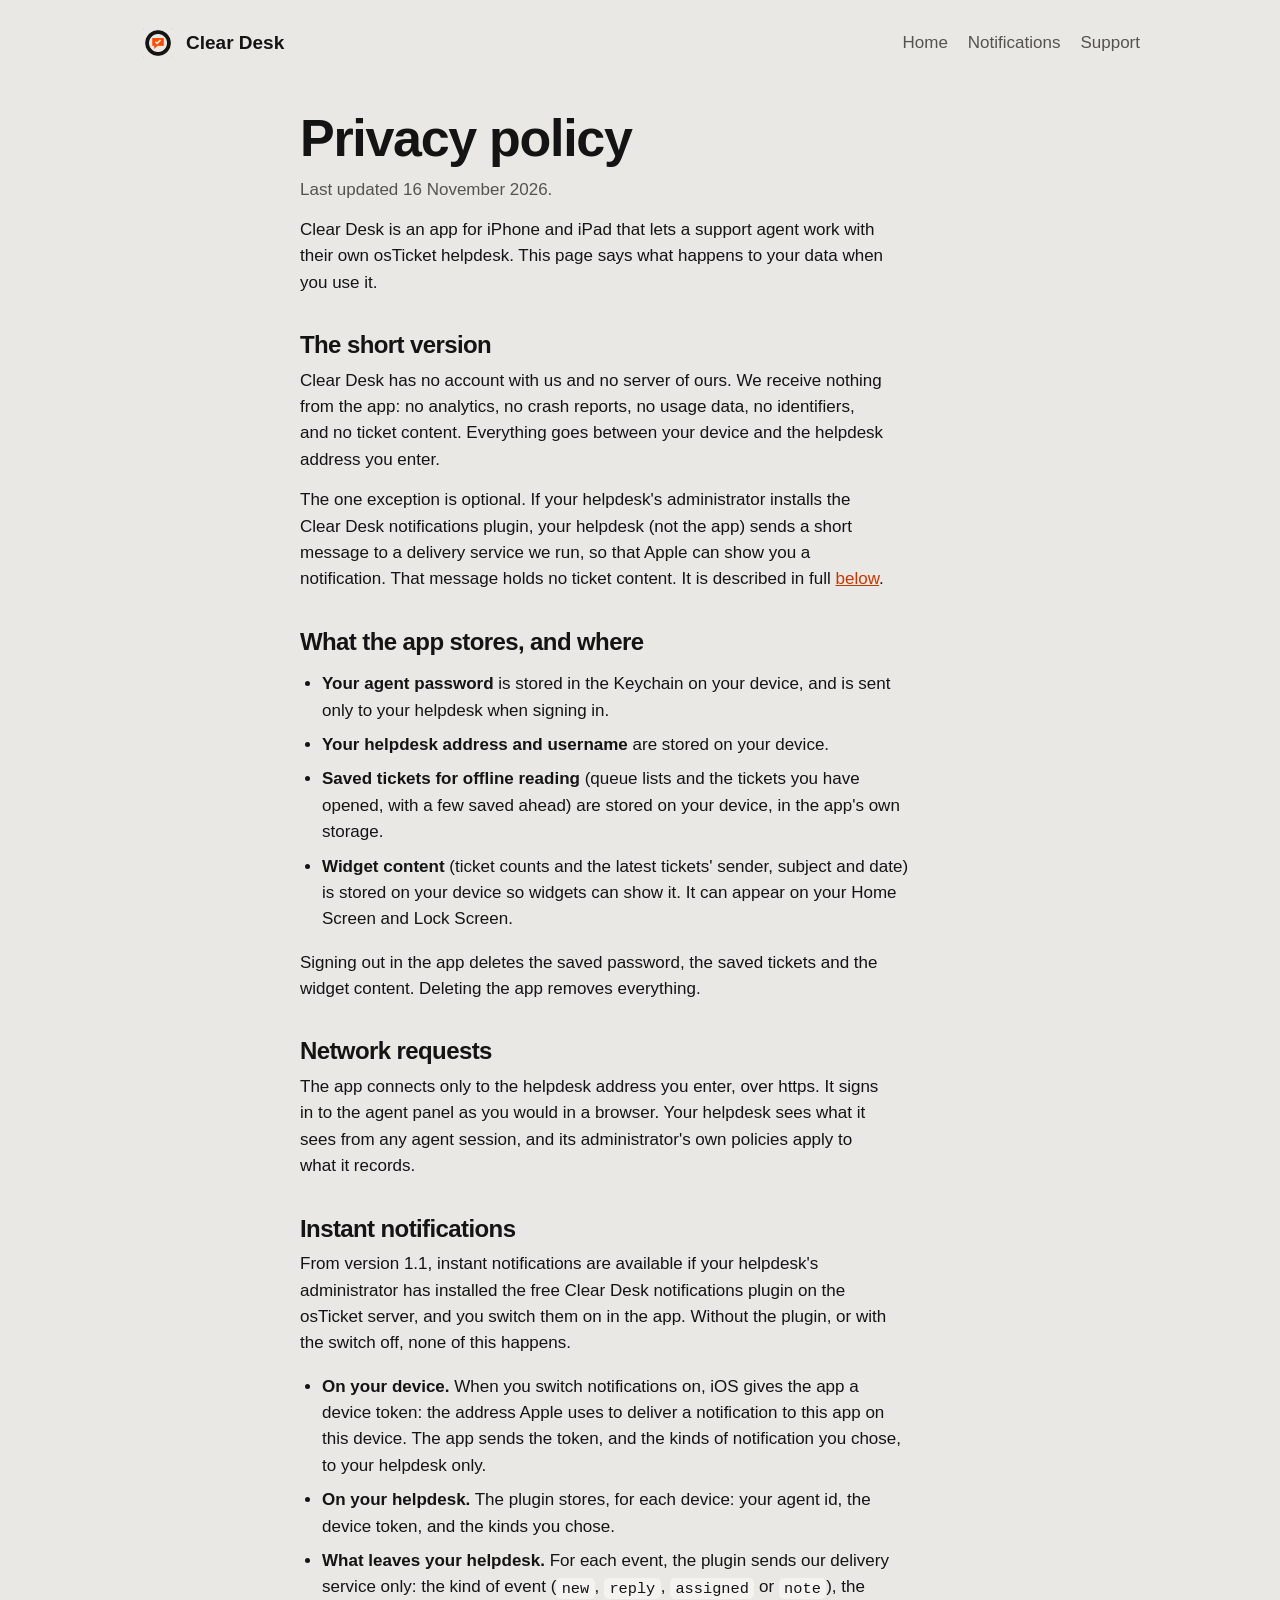
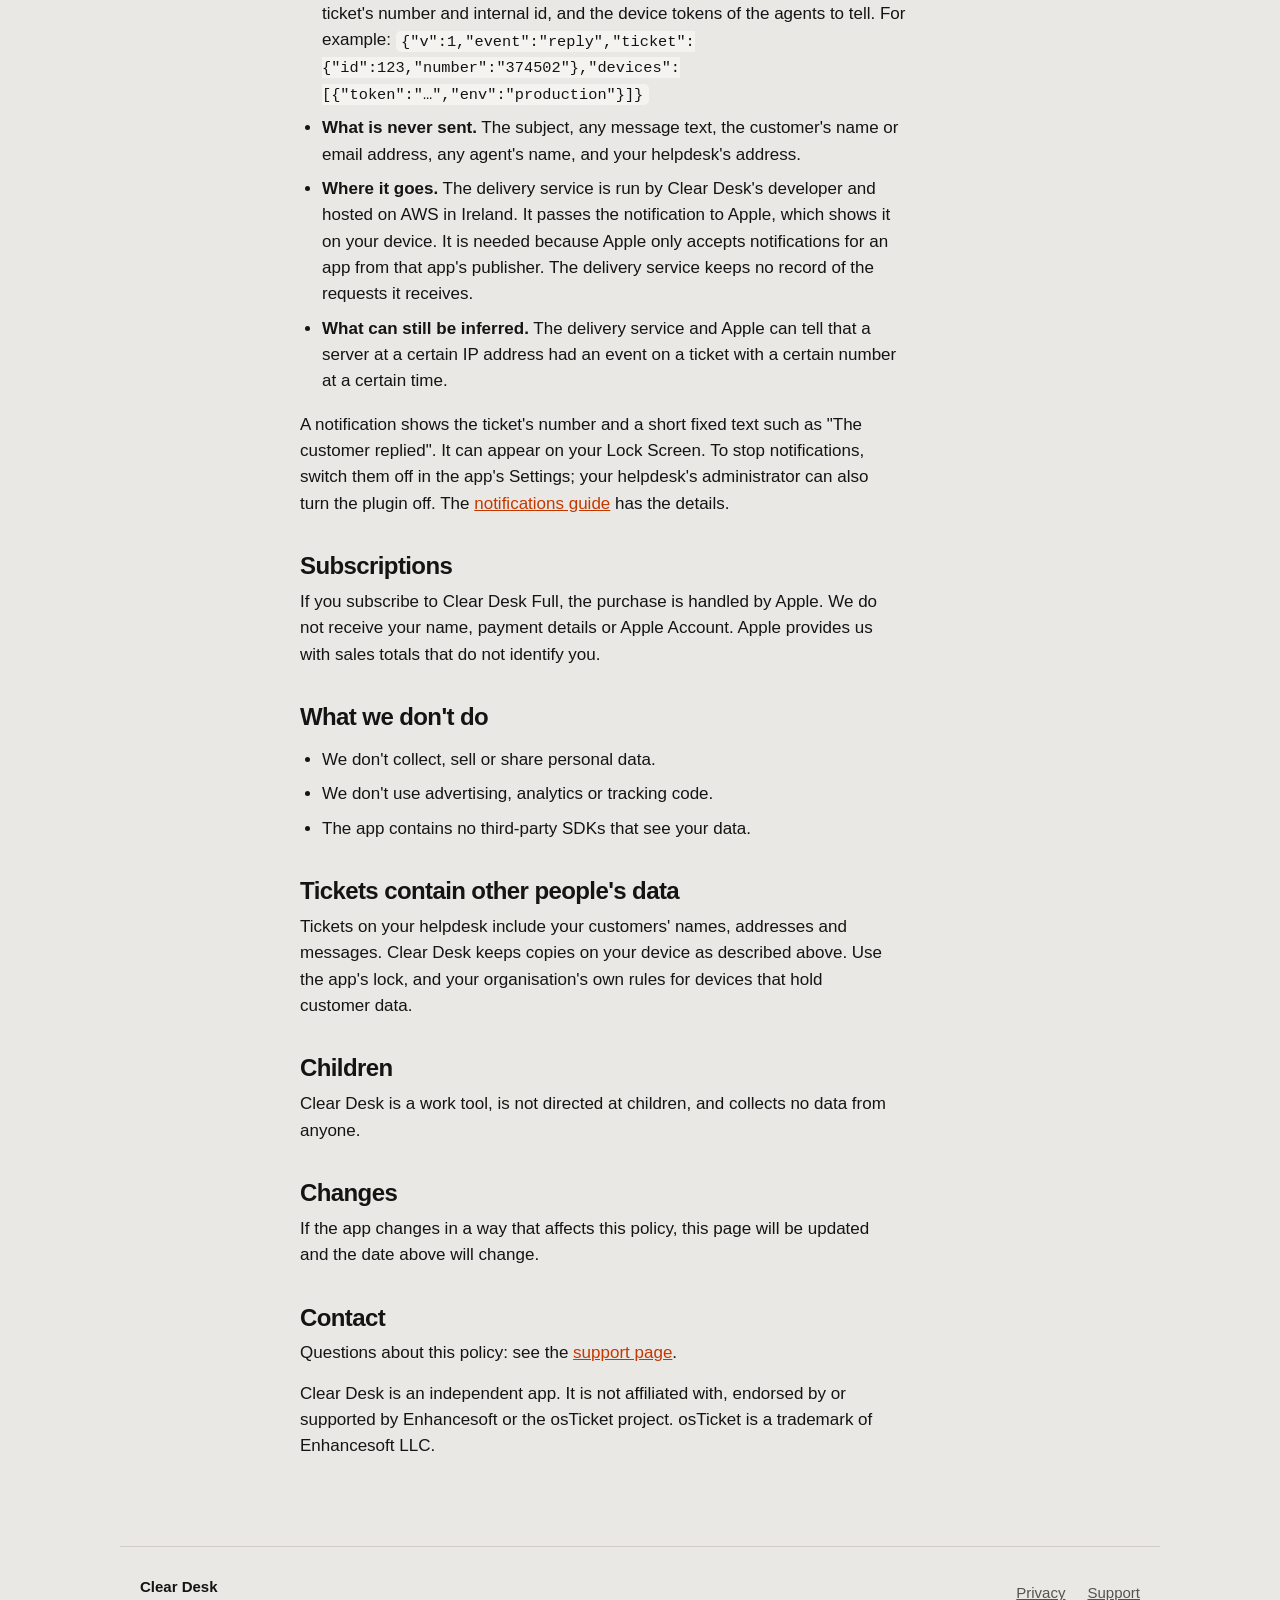
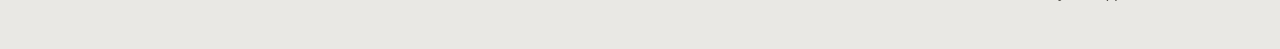
<file: privacy.html>
<!doctype html>
<html lang="en">
<head>
<meta charset="utf-8">
<meta name="viewport" content="width=device-width, initial-scale=1">
<title>Privacy policy: Clear Desk</title>

<link rel="icon" href="img/icon.png">
<link rel="stylesheet" href="site.css">
</head>
<body>
<header class="wrap top">
<a class="brand" href="./"><img src="img/icon.png" alt="" width="36" height="36">Clear Desk</a>
<nav><a href="./">Home</a><a href="notifications.html">Notifications</a><a href="support.html">Support</a></nav>
</header>

<main class="wrap prose">
<h1>Privacy policy</h1>
<p class="dated">Last updated 16 November 2026.</p>

<p>Clear Desk is an app for iPhone and iPad that lets a support agent work with their own osTicket helpdesk. This page says what happens to your data when you use it.</p>

<h2>The short version</h2>
<p>Clear Desk has no account with us and no server of ours. We receive nothing from the app: no analytics, no crash reports, no usage data, no identifiers, and no ticket content. Everything goes between your device and the helpdesk address you enter.</p>
<p>The one exception is optional. If your helpdesk's administrator installs the Clear Desk notifications plugin, your helpdesk (not the app) sends a short message to a delivery service we run, so that Apple can show you a notification. That message holds no ticket content. It is described in full <a href="#notifications">below</a>.</p>

<h2>What the app stores, and where</h2>
<ul>
<li><strong>Your agent password</strong> is stored in the Keychain on your device, and is sent only to your helpdesk when signing in.</li>
<li><strong>Your helpdesk address and username</strong> are stored on your device.</li>
<li><strong>Saved tickets for offline reading</strong> (queue lists and the tickets you have opened, with a few saved ahead) are stored on your device, in the app's own storage.</li>
<li><strong>Widget content</strong> (ticket counts and the latest tickets' sender, subject and date) is stored on your device so widgets can show it. It can appear on your Home Screen and Lock Screen.</li>
</ul>
<p>Signing out in the app deletes the saved password, the saved tickets and the widget content. Deleting the app removes everything.</p>

<h2>Network requests</h2>
<p>The app connects only to the helpdesk address you enter, over https. It signs in to the agent panel as you would in a browser. Your helpdesk sees what it sees from any agent session, and its administrator's own policies apply to what it records.</p>

<h2 id="notifications">Instant notifications</h2>
<p>From version 1.1, instant notifications are available if your helpdesk's administrator has installed the free Clear Desk notifications plugin on the osTicket server, and you switch them on in the app. Without the plugin, or with the switch off, none of this happens.</p>
<ul>
<li><strong>On your device.</strong> When you switch notifications on, iOS gives the app a device token: the address Apple uses to deliver a notification to this app on this device. The app sends the token, and the kinds of notification you chose, to your helpdesk only.</li>
<li><strong>On your helpdesk.</strong> The plugin stores, for each device: your agent id, the device token, and the kinds you chose.</li>
<li><strong>What leaves your helpdesk.</strong> For each event, the plugin sends our delivery service only: the kind of event (<code>new</code>, <code>reply</code>, <code>assigned</code> or <code>note</code>), the ticket's number and internal id, and the device tokens of the agents to tell. For example: <code>{"v":1,"event":"reply","ticket":{"id":123,"number":"374502"},"devices":[{"token":"…","env":"production"}]}</code></li>
<li><strong>What is never sent.</strong> The subject, any message text, the customer's name or email address, any agent's name, and your helpdesk's address.</li>
<li><strong>Where it goes.</strong> The delivery service is run by Clear Desk's developer and hosted on AWS in Ireland. It passes the notification to Apple, which shows it on your device. It is needed because Apple only accepts notifications for an app from that app's publisher. The delivery service keeps no record of the requests it receives.</li>
<li><strong>What can still be inferred.</strong> The delivery service and Apple can tell that a server at a certain IP address had an event on a ticket with a certain number at a certain time.</li>
</ul>
<p>A notification shows the ticket's number and a short fixed text such as "The customer replied". It can appear on your Lock Screen. To stop notifications, switch them off in the app's Settings; your helpdesk's administrator can also turn the plugin off. The <a href="notifications.html">notifications guide</a> has the details.</p>

<h2>Subscriptions</h2>
<p>If you subscribe to Clear Desk Full, the purchase is handled by Apple. We do not receive your name, payment details or Apple Account. Apple provides us with sales totals that do not identify you.</p>

<h2>What we don't do</h2>
<ul>
<li>We don't collect, sell or share personal data.</li>
<li>We don't use advertising, analytics or tracking code.</li>
<li>The app contains no third-party SDKs that see your data.</li>
</ul>

<h2>Tickets contain other people's data</h2>
<p>Tickets on your helpdesk include your customers' names, addresses and messages. Clear Desk keeps copies on your device as described above. Use the app's lock, and your organisation's own rules for devices that hold customer data.</p>

<h2>Children</h2>
<p>Clear Desk is a work tool, is not directed at children, and collects no data from anyone.</p>

<h2>Changes</h2>
<p>If the app changes in a way that affects this policy, this page will be updated and the date above will change.</p>

<h2>Contact</h2>
<p>Questions about this policy: see the <a href="support.html">support page</a>.</p>

<p>Clear Desk is an independent app. It is not affiliated with, endorsed by or supported by Enhancesoft or the osTicket project. osTicket is a trademark of Enhancesoft LLC.</p>
</main>

<footer class="wrap foot">
<span>Clear Desk</span>
<a href="privacy.html">Privacy</a>
<a href="support.html">Support</a>
</footer>
</body>
</html>
</file>
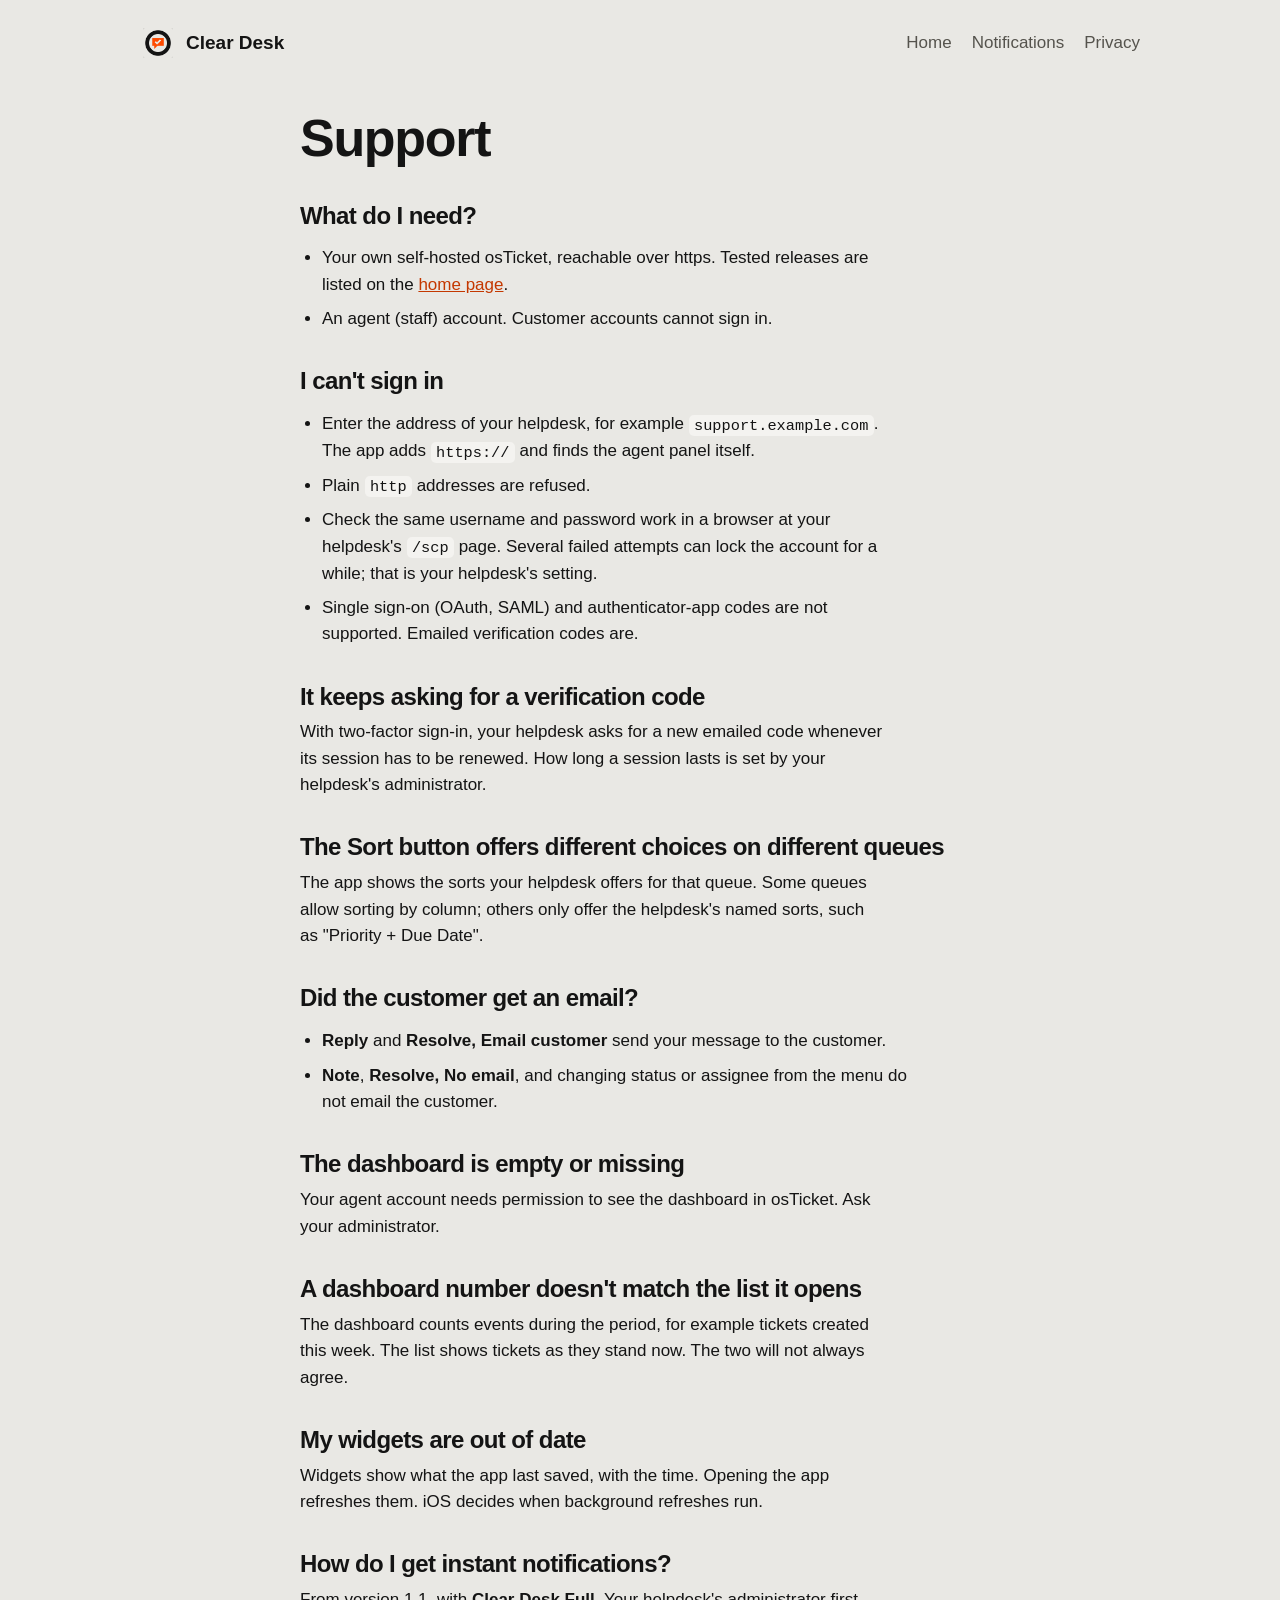
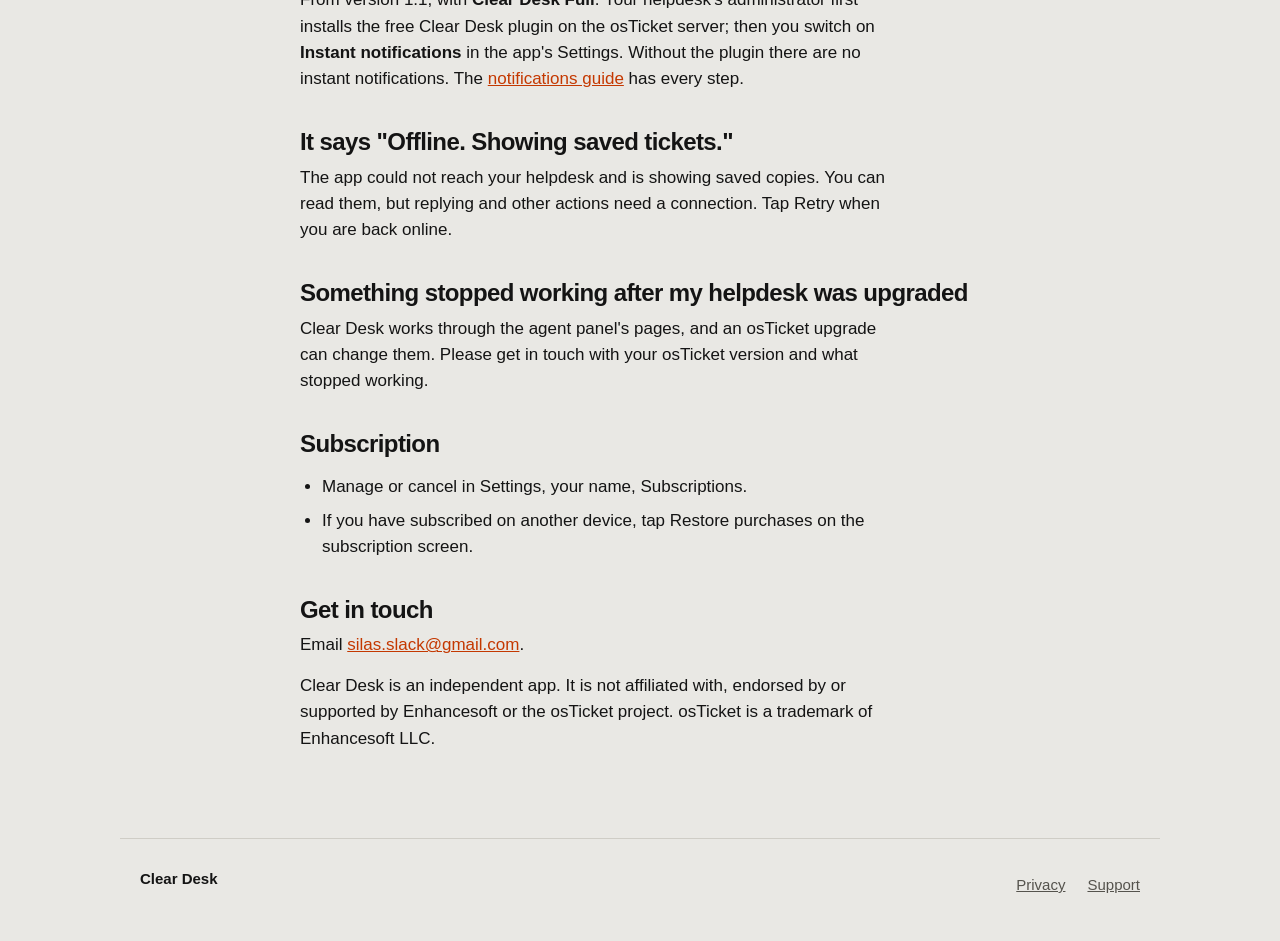
<file: support.html>
<!doctype html>
<html lang="en">
<head>
<meta charset="utf-8">
<meta name="viewport" content="width=device-width, initial-scale=1">
<title>Support: Clear Desk</title>

<link rel="icon" href="img/icon.png">
<link rel="stylesheet" href="site.css">
</head>
<body>
<header class="wrap top">
<a class="brand" href="./"><img src="img/icon.png" alt="" width="36" height="36">Clear Desk</a>
<nav><a href="./">Home</a><a href="notifications.html">Notifications</a><a href="privacy.html">Privacy</a></nav>
</header>

<main class="wrap prose">
<h1>Support</h1>

<h2>What do I need?</h2>
<ul>
<li>Your own self-hosted osTicket, reachable over https. Tested releases are listed on the <a href="./">home page</a>.</li>
<li>An agent (staff) account. Customer accounts cannot sign in.</li>
</ul>

<h2>I can't sign in</h2>
<ul>
<li>Enter the address of your helpdesk, for example <code>support.example.com</code>. The app adds <code>https://</code> and finds the agent panel itself.</li>
<li>Plain <code>http</code> addresses are refused.</li>
<li>Check the same username and password work in a browser at your helpdesk's <code>/scp</code> page. Several failed attempts can lock the account for a while; that is your helpdesk's setting.</li>
<li>Single sign-on (OAuth, SAML) and authenticator-app codes are not supported. Emailed verification codes are.</li>
</ul>

<h2>It keeps asking for a verification code</h2>
<p>With two-factor sign-in, your helpdesk asks for a new emailed code whenever its session has to be renewed. How long a session lasts is set by your helpdesk's administrator.</p>

<h2>The Sort button offers different choices on different queues</h2>
<p>The app shows the sorts your helpdesk offers for that queue. Some queues allow sorting by column; others only offer the helpdesk's named sorts, such as "Priority + Due Date".</p>

<h2>Did the customer get an email?</h2>
<ul>
<li><strong>Reply</strong> and <strong>Resolve, Email customer</strong> send your message to the customer.</li>
<li><strong>Note</strong>, <strong>Resolve, No email</strong>, and changing status or assignee from the menu do not email the customer.</li>
</ul>

<h2>The dashboard is empty or missing</h2>
<p>Your agent account needs permission to see the dashboard in osTicket. Ask your administrator.</p>

<h2>A dashboard number doesn't match the list it opens</h2>
<p>The dashboard counts events during the period, for example tickets created this week. The list shows tickets as they stand now. The two will not always agree.</p>

<h2>My widgets are out of date</h2>
<p>Widgets show what the app last saved, with the time. Opening the app refreshes them. iOS decides when background refreshes run.</p>

<h2>How do I get instant notifications?</h2>
<p>From version 1.1, with <strong>Clear Desk Full</strong>. Your helpdesk's administrator first installs the free Clear Desk plugin on the osTicket server; then you switch on <strong>Instant notifications</strong> in the app's Settings. Without the plugin there are no instant notifications. The <a href="notifications.html">notifications guide</a> has every step.</p>

<h2>It says "Offline. Showing saved tickets."</h2>
<p>The app could not reach your helpdesk and is showing saved copies. You can read them, but replying and other actions need a connection. Tap Retry when you are back online.</p>

<h2>Something stopped working after my helpdesk was upgraded</h2>
<p>Clear Desk works through the agent panel's pages, and an osTicket upgrade can change them. Please get in touch with your osTicket version and what stopped working.</p>

<h2>Subscription</h2>
<ul>
<li>Manage or cancel in Settings, your name, Subscriptions.</li>
<li>If you have subscribed on another device, tap Restore purchases on the subscription screen.</li>
</ul>

<h2>Get in touch</h2>
<p>Email <a href="mailto:silas.slack@gmail.com">silas.slack@gmail.com</a>.</p>

<p>Clear Desk is an independent app. It is not affiliated with, endorsed by or supported by Enhancesoft or the osTicket project. osTicket is a trademark of Enhancesoft LLC.</p>
</main>

<footer class="wrap foot">
<span>Clear Desk</span>
<a href="privacy.html">Privacy</a>
<a href="support.html">Support</a>
</footer>
</body>
</html>
</file>
<file: site.css>
/* The same paper, ink and orange as the app icon. */
:root {
  --paper: #E9E8E4;
  --raised: #F4F3F0;
  --ink: #141414;
  --quiet: #55534D;
  --rule: #CFCDC6;
  --orange: #C43800;
  --term: #17171B;
  --term-text: #D8D5CC;
}
@media (prefers-color-scheme: dark) {
  :root {
    --paper: #141414;
    --raised: #1E1E20;
    --ink: #ECEAE4;
    --quiet: #A6A39B;
    --rule: #34332F;
    --orange: #FF7A45;
    --term: #0C0C0E;
  }
}

* { box-sizing: border-box; }
html { -webkit-text-size-adjust: 100%; }
body {
  margin: 0;
  background: var(--paper);
  color: var(--ink);
  font: 17px/1.55 -apple-system, BlinkMacSystemFont, "Segoe UI", Roboto, Helvetica, Arial, sans-serif;
}
img { max-width: 100%; height: auto; display: block; }
a { color: var(--orange); }
code, pre { font-family: ui-monospace, "SF Mono", Menlo, Consolas, monospace; }
code { font-size: 0.9em; background: var(--raised); padding: 0.1em 0.35em; border-radius: 5px; }

.wrap { max-width: 1040px; margin: 0 auto; padding: 0 20px; }

.top { display: flex; align-items: center; justify-content: space-between; gap: 16px; padding-top: 20px; padding-bottom: 20px; flex-wrap: wrap; }
.brand { display: flex; align-items: center; gap: 10px; font-weight: 700; font-size: 19px; color: var(--ink); text-decoration: none; }
.brand img { border-radius: 9px; }
nav { display: flex; gap: 20px; flex-wrap: wrap; }
nav a { color: var(--quiet); text-decoration: none; padding: 10px 0; }
nav a:hover { color: var(--ink); }

h1, h2, h3 { line-height: 1.08; letter-spacing: -0.025em; margin: 0; text-wrap: balance; }
h1 { font-size: clamp(40px, 7vw, 72px); font-weight: 800; }
h2 { font-size: clamp(28px, 4.2vw, 42px); font-weight: 800; margin-bottom: 18px; }
h3 { font-size: 19px; letter-spacing: -0.01em; margin-bottom: 6px; }
p { margin: 0 0 14px; max-width: 62ch; }

.hero { display: grid; grid-template-columns: minmax(0, 1.15fr) minmax(0, 0.85fr); gap: 48px; align-items: center; padding-top: 28px; padding-bottom: 72px; }
.lede { font-size: 21px; color: var(--quiet); margin-top: 18px; }
.status { margin-top: 26px; font-size: 15px; color: var(--quiet); border-left: 3px solid var(--orange); padding-left: 12px; }
.shot { border-radius: 28px 28px 0 0; }

section { padding-top: 64px; padding-bottom: 64px; }
.band { background: var(--raised); border-top: 1px solid var(--rule); border-bottom: 1px solid var(--rule); }
.two { display: grid; grid-template-columns: minmax(0, 1fr) minmax(0, 1fr); gap: 44px; align-items: center; }

.term { margin: 0; background: var(--term); color: var(--term-text); padding: 22px; border-radius: 16px; font-size: 14px; line-height: 1.6; overflow-x: auto; }
.term .dim { color: #8A877F; }
.term .you { color: #FFFFFF; }
.term .hot { color: #FF8A5C; }

.steps { list-style: none; counter-reset: step; margin: 0; padding: 0; display: grid; grid-template-columns: repeat(4, minmax(0, 1fr)); gap: 28px; }
.steps li { counter-increment: step; border-top: 2px solid var(--ink); padding-top: 14px; }
.steps li::before { content: counter(step); font: 700 14px ui-monospace, "SF Mono", Menlo, monospace; color: var(--orange); display: block; margin-bottom: 8px; }
.steps p, .facts p { color: var(--quiet); font-size: 16px; }

.gallery { display: grid; grid-template-columns: repeat(3, minmax(0, 1fr)); gap: 24px; padding-top: 0; }
figure { margin: 0; }
figure img { border-radius: 22px; box-shadow: 0 16px 40px rgba(0, 0, 0, 0.14); }
figcaption { color: var(--quiet); font-size: 15px; margin-top: 12px; }

.facts { list-style: none; margin: 0; padding: 0; display: grid; grid-template-columns: repeat(3, minmax(0, 1fr)); gap: 28px 32px; }

.prose { max-width: 720px; padding-top: 24px; padding-bottom: 72px; }
.prose h1 { font-size: clamp(34px, 6vw, 52px); margin-bottom: 10px; }
.prose h2 { font-size: 24px; margin: 36px 0 10px; }
.prose ul { padding-left: 22px; }
.prose ol { padding-left: 26px; }
.prose li { margin-bottom: 8px; max-width: 62ch; }
.prose li p { margin: 6px 0 0; }
.prose li ul { margin: 6px 0 0; }
.prose h3 { margin: 26px 0 8px; }
.prose code { overflow-wrap: anywhere; }
.prose pre { margin: 0 0 14px; background: var(--raised); border: 1px solid var(--rule); border-radius: 10px; padding: 14px 16px; overflow-x: auto; font-size: 14px; line-height: 1.5; }
.prose pre code { background: none; padding: 0; font-size: inherit; overflow-wrap: normal; }
.prose .dated { color: var(--quiet); }

.foot { display: flex; gap: 22px; flex-wrap: wrap; padding-top: 28px; padding-bottom: 40px; border-top: 1px solid var(--rule); color: var(--quiet); font-size: 15px; }
.foot span { margin-right: auto; font-weight: 600; color: var(--ink); }
.foot a { color: var(--quiet); padding: 6px 0; }

@media (max-width: 820px) {
  .hero, .two { grid-template-columns: minmax(0, 1fr); gap: 32px; }
  .hero { padding-bottom: 48px; }
  .shot { max-width: 360px; margin: 0 auto; }
  .steps { grid-template-columns: repeat(2, minmax(0, 1fr)); }
  .gallery, .facts { grid-template-columns: minmax(0, 1fr); }
  .gallery figure { max-width: 360px; margin: 0 auto; }
  section { padding-top: 48px; padding-bottom: 48px; }
}
@media (max-width: 480px) {
  .steps { grid-template-columns: minmax(0, 1fr); }
}
</file>
